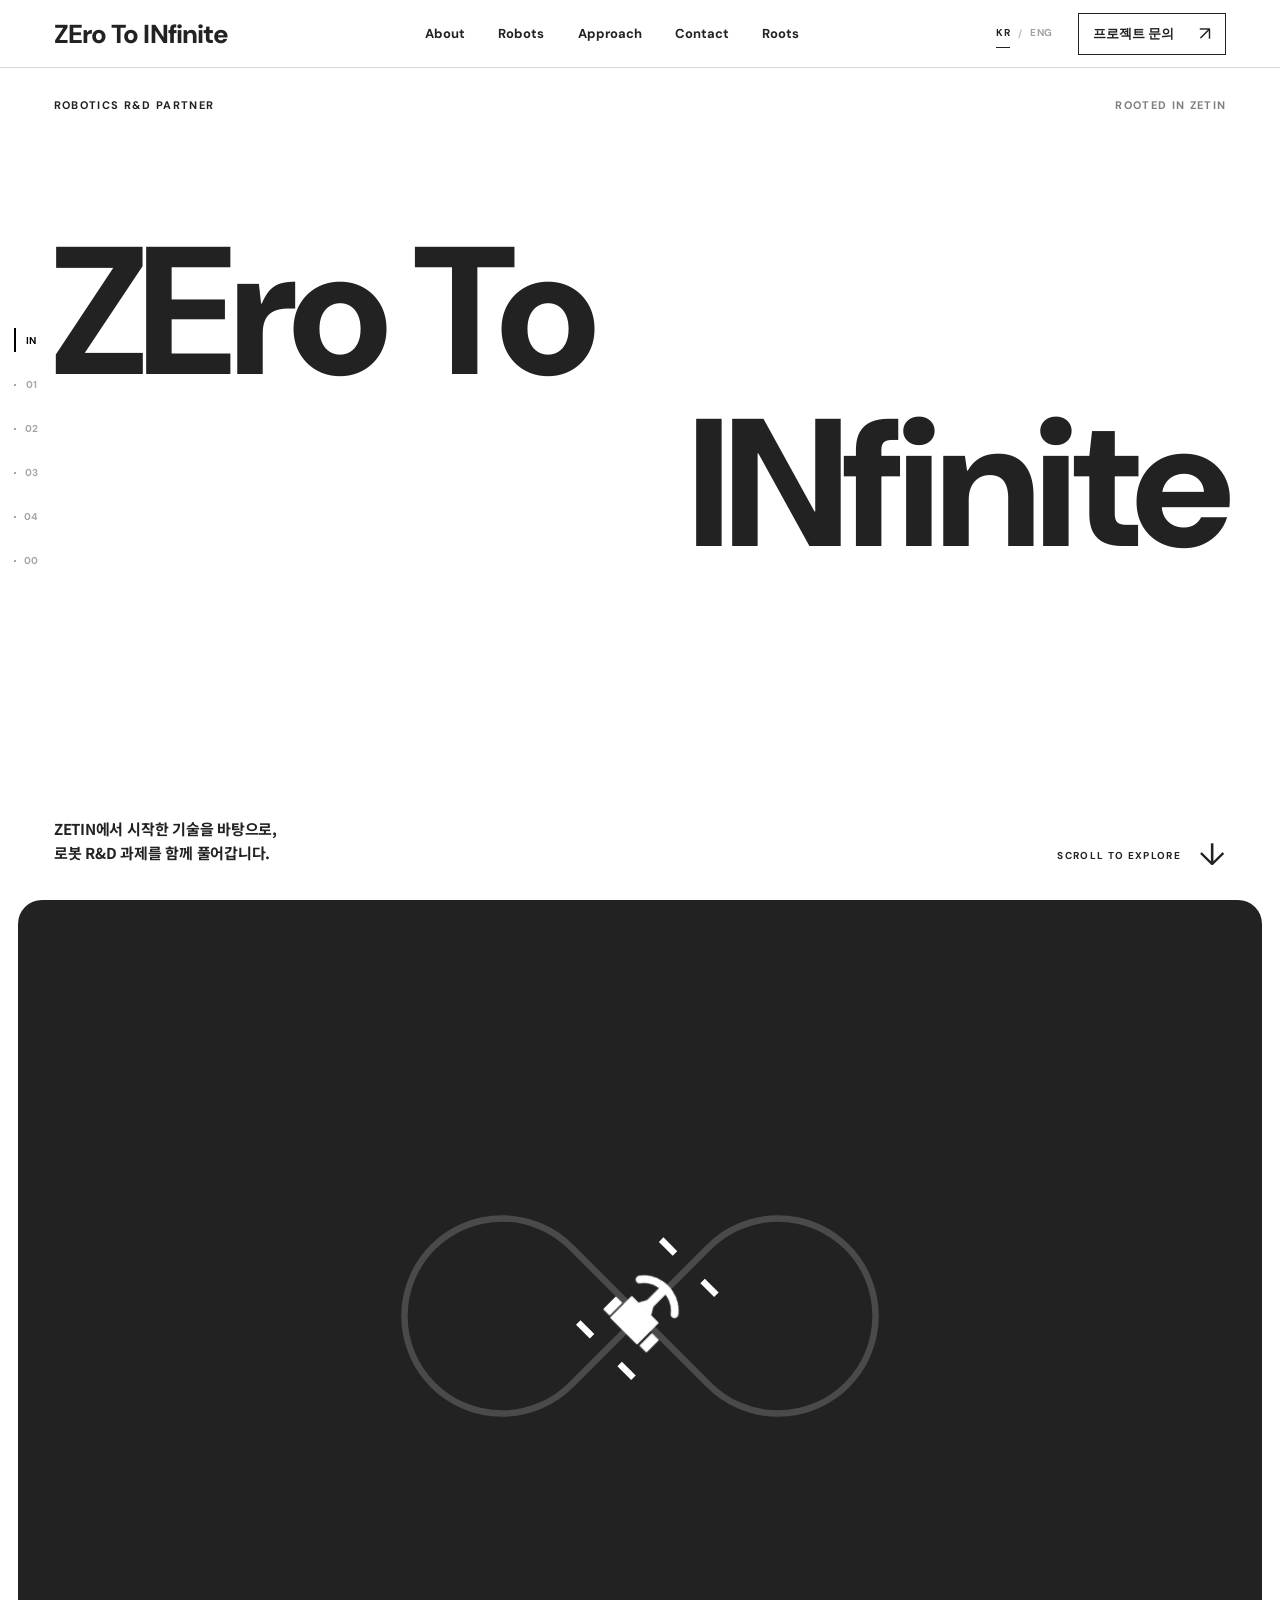
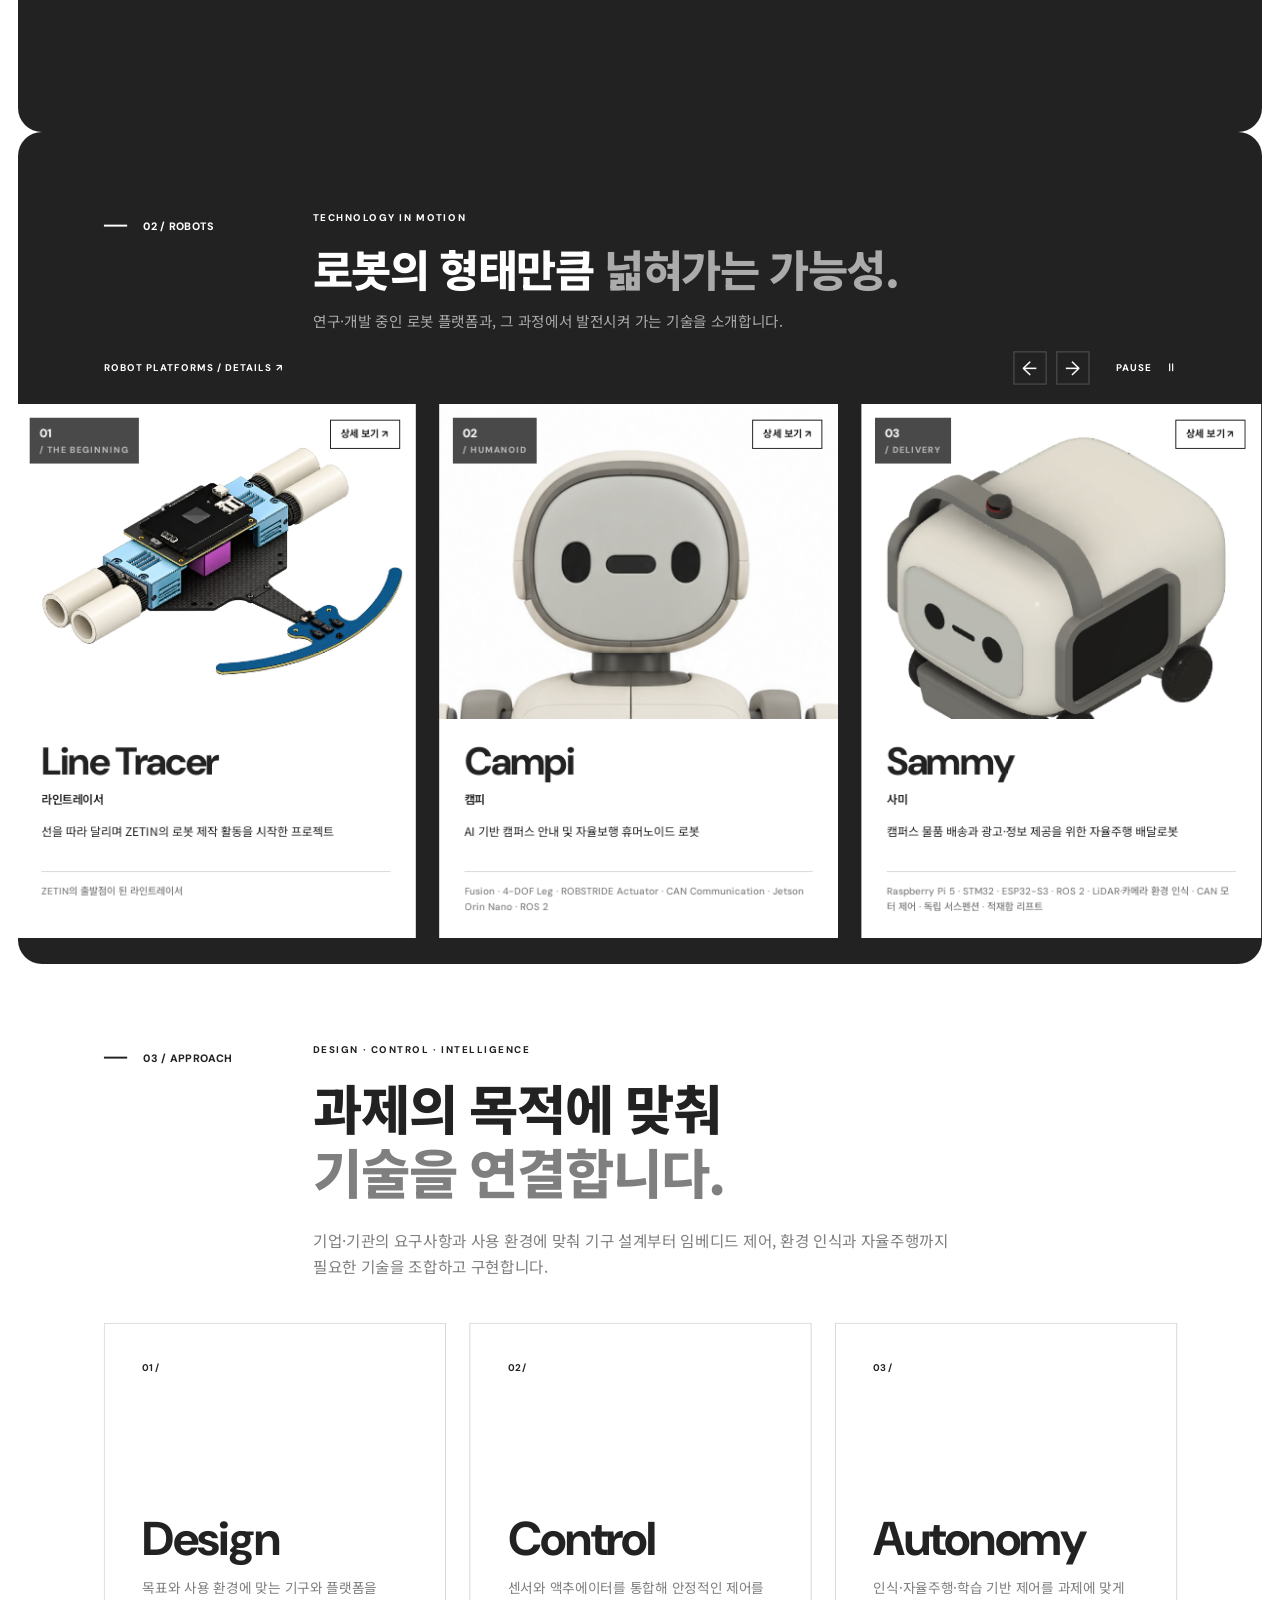
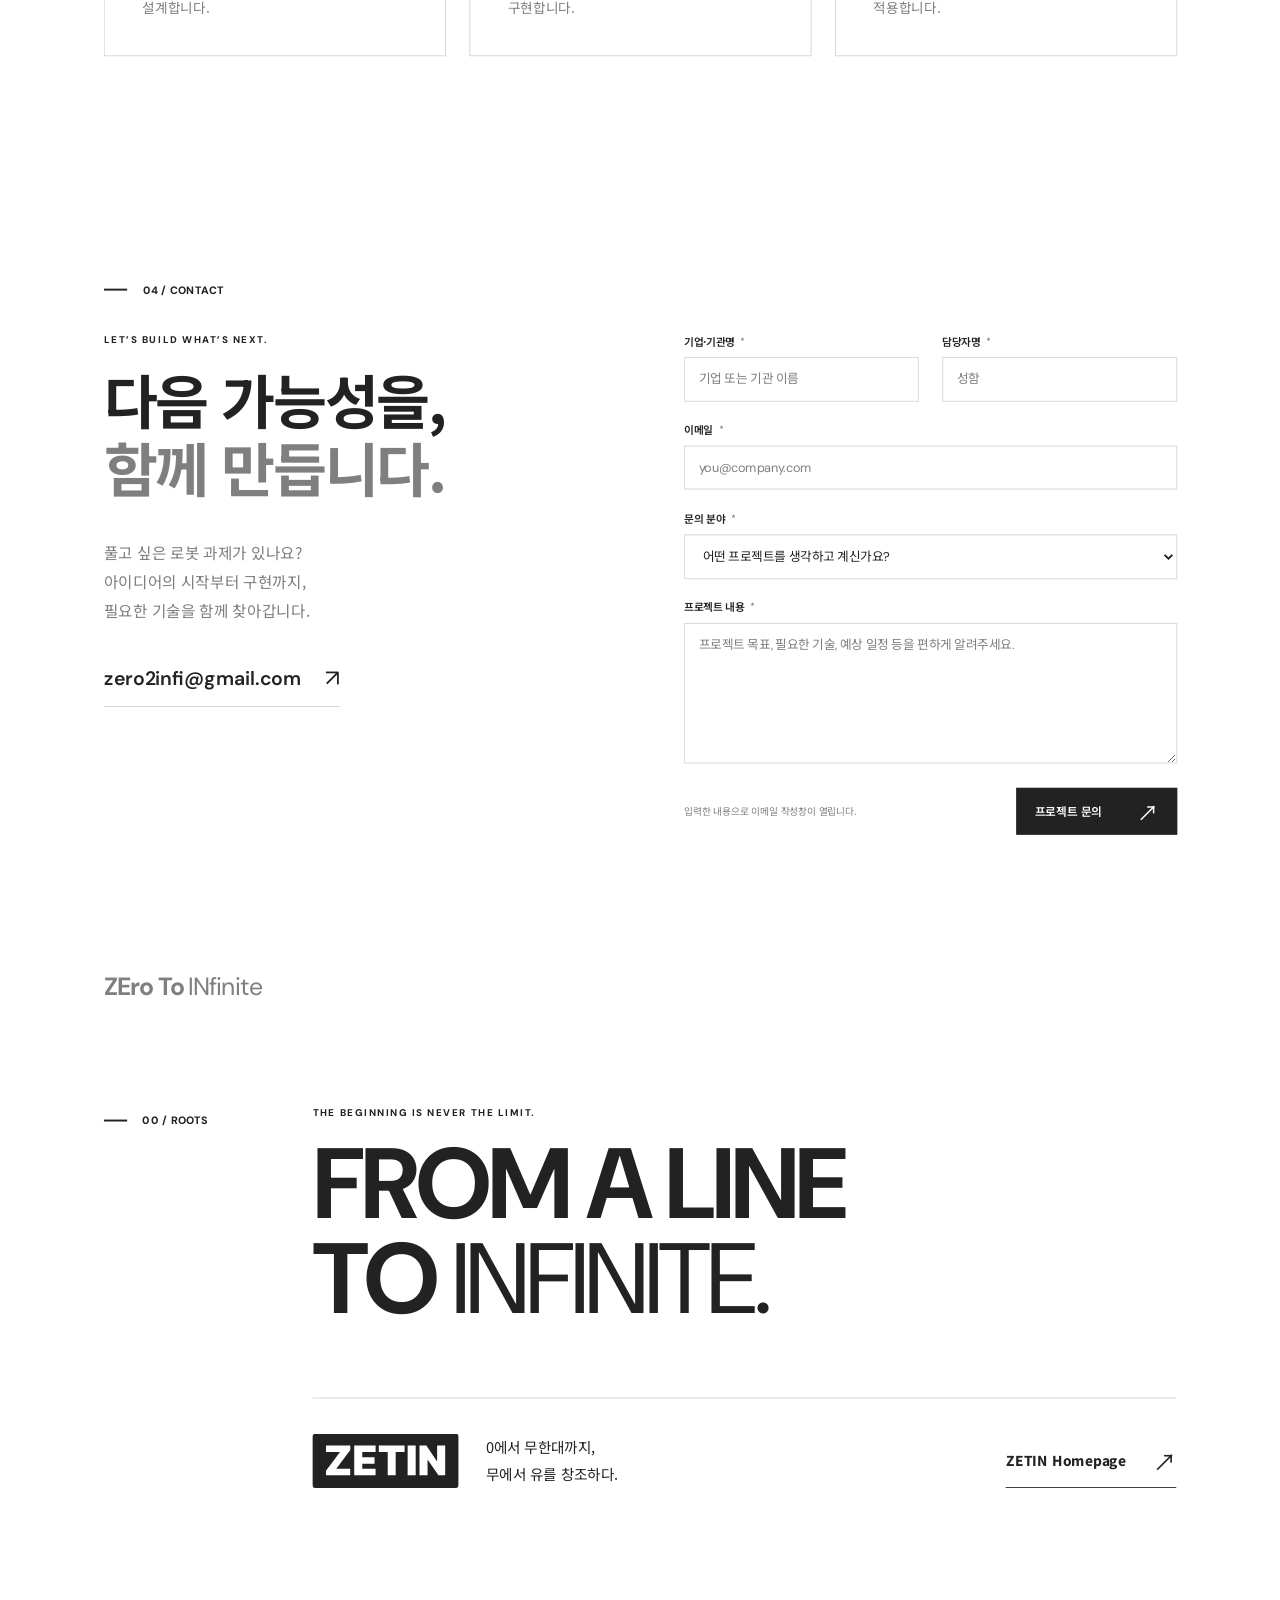
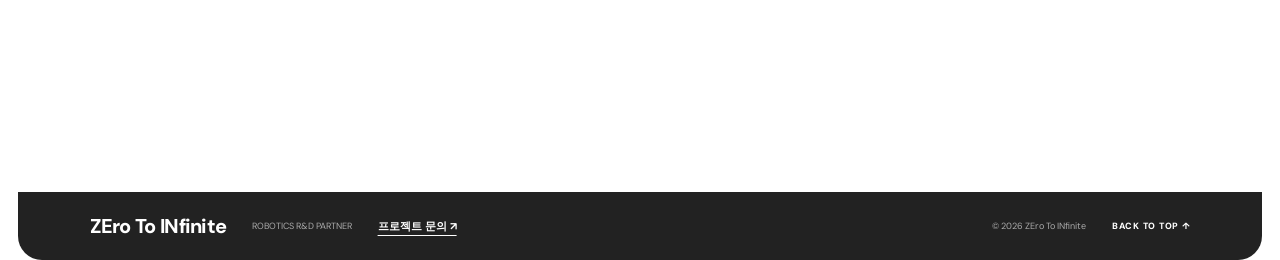
<file: index.html>
<!doctype html>
<html lang="ko" class="viewport-deck">
<head>
  <meta charset="utf-8">
  <meta name="viewport" content="width=device-width, initial-scale=1">
  <meta name="theme-color" content="#FFFFFF">
  <meta name="description" content="ZETIN에서 시작한 로봇 R&D 팀 ZEro To INfinite. 다양한 로봇 플랫폼에서 축적한 설계·제어·자율주행 기술로 기업·기관의 프로젝트 과제를 함께 풀어갑니다.">
  <title>ZEro To INfinite — Robotics R&D Partner</title>
  <link rel="preconnect" href="https://fonts.googleapis.com">
  <link rel="preconnect" href="https://fonts.gstatic.com" crossorigin>
  <link href="https://fonts.googleapis.com/css2?family=DM+Sans:wght@400;500;600;700;800&family=Noto+Sans+KR:wght@400;500;600;700;800&display=swap" rel="stylesheet">
  <link rel="stylesheet" href="./styles.css?v=20261026-2">
  <link rel="stylesheet" href="./page-motion.css?v=20261101-1">
  <link rel="alternate" hreflang="ko" href="https://zetin-coop.github.io/">
  <link rel="alternate" hreflang="en" href="https://zetin-coop.github.io/en/">
  <script src="./language.js?v=20261024-5" type="module"></script>
  <script src="./main.js?v=20261028-1" defer></script>
  <script src="./page-motion.js?v=20261026-1" defer></script>
  <script src="./contact.js?v=20261024-5" type="module"></script>
</head>
<body>
  <a class="skip-link" href="#main">본문으로 바로가기</a>
  <header class="site-header">
    <a class="wordmark" href="#top" aria-label="ZEro To INfinite 홈">ZEro To INfinite</a>
    <nav class="desktop-nav" aria-label="주 메뉴">
      <a href="#about">About</a><a href="#robots">Robots</a><a href="#approach">Approach</a><a href="#contact">Contact</a><a href="#club">Roots</a>
    </nav>
    <div class="header-actions"><nav class="language-switch" aria-label="언어 선택"><a href="/?lang=ko" data-language="ko" lang="ko" aria-label="한국어" aria-current="page">KR</a><span aria-hidden="true">/</span><a href="/en/" data-language="en" lang="en" aria-label="English">ENG</a></nav><a class="header-link" href="#contact">프로젝트 문의 <span aria-hidden="true">↗</span></a><button class="menu-button" type="button" aria-label="메뉴 열기" aria-expanded="false" aria-controls="mobile-nav"><span></span><span></span></button></div>
    <nav class="mobile-nav" id="mobile-nav" aria-label="모바일 메뉴" hidden>
      <a href="#about">About</a><a href="#robots">Robots</a><a href="#approach">Approach</a><a href="#contact">Contact</a><a href="#club">Roots</a>
    </nav>
  </header>

  <nav class="section-index" aria-label="페이지 섹션">
    <a href="#top" aria-label="첫 화면" aria-current="location"><span>IN</span><span class="section-index-label">INTRO</span></a>
    <a href="#about" aria-label="01 소개"><span>01</span><span class="section-index-label">ABOUT</span></a>
    <a href="#robots" aria-label="02 로봇"><span>02</span><span class="section-index-label">ROBOTS</span></a>
    <a href="#approach" aria-label="03 기술"><span>03</span><span class="section-index-label">APPROACH</span></a>
    <a href="#contact" aria-label="04 Contact"><span>04</span><span class="section-index-label">CONTACT</span></a>
    <a href="#club" aria-label="00 Roots"><span>00</span><span class="section-index-label">ROOTS</span></a>
  </nav>

  <main id="main"><span id="top" class="top-anchor" aria-hidden="true"></span>
    <section class="hero" aria-labelledby="hero-title">
      <div class="hero-topline"><span>ROBOTICS R&amp;D PARTNER</span><span>ROOTED IN ZETIN</span></div>
      <div class="hero-center">
        <h1 id="hero-title" aria-label="ZEro To INfinite"><span><span>ZEro To</span><span class="hero-rule hero-rule-top" aria-hidden="true"><img class="hero-line-tracer" src="./assets/line-tracer-top.png" alt="" width="800" height="800"></span></span><span><span class="hero-rule hero-rule-bottom" aria-hidden="true"><img class="hero-infinity" src="./assets/infinite.png" alt="" width="512" height="512"><span class="hero-tracer-entry"><img class="hero-line-tracer hero-line-tracer-return" src="./assets/line-tracer-top.png" alt="" width="800" height="800"></span></span><span>INfinite</span></span></h1>
      </div>
      <div class="hero-bottom"><p>ZETIN에서 시작한 기술을 바탕으로,<br class="desktop-break"> 로봇 R&amp;D 과제를 함께 풀어갑니다.</p><a href="#about" aria-label="소개로 이동">SCROLL TO EXPLORE <span aria-hidden="true">↓</span></a></div>
    </section>

    <section class="about section-pad" id="about" aria-labelledby="about-title"><div class="panel-content">
      <div class="section-grid"><div class="section-label"><span class="marker"></span> 01 / ABOUT</div><div class="section-content"><p class="section-overline">FROM THE FIRST LINE</p><h2 id="about-title">한 줄을 따라 달리던 시작이<br class="desktop-break"> <span>다양한 과제의 해법으로.</span></h2><div class="about-copy"><p><strong>ZEro To INfinite</strong>는 서울시립대학교 로봇 연구회 ZETIN에서 출발했습니다. 라인트레이서에서 쌓은 제작 경험을 바탕으로 다양한 로봇 플랫폼의 설계와 제어 기술을 확장해 왔습니다.</p><p>휴머노이드, 배달로봇, 사족보행 로봇, 드론, 재난 로봇을 개발하며 축적한 기술을 기업·기관의 목적에 맞는 R&amp;D 프로젝트에 연결합니다.</p></div></div></div>
      <div class="origin-band" role="img" aria-label="LINE TRACER와 INFINITE FORMS 사이에 무한대 모양의 흰 주행선이 있고, 흰 라인트레이서가 출발·도착 마커 사이에서 잠시 멈췄다가 다시 앞으로 주행합니다"><div class="origin-band-head"><span>LINE TRACER</span><span>INFINITE FORMS</span></div><svg class="origin-course" viewBox="0 0 1200 205" preserveAspectRatio="xMidYMid meet" aria-hidden="true"><path id="origin-course-path" class="origin-course-line" d="M 574.5 98 L 612.43 60.07 A 60 60 0 1 1 612.43 144.93 L 527.57 60.07 A 60 60 0 1 0 527.57 144.93 L 574.5 98 Z"/><g class="origin-end-marks"><path transform="translate(549 123.5) rotate(-45)" d="M 0 -24 V -12 M 0 12 V 24"/><path transform="translate(600 72.5) rotate(-45)" d="M 0 -24 V -12 M 0 12 V 24"/></g></svg><svg class="origin-tracer" viewBox="0 0 800 800" aria-hidden="true"><defs><filter id="origin-tracer-white" color-interpolation-filters="sRGB"><feColorMatrix type="matrix" values="0 0 0 0 1  0 0 0 0 1  0 0 0 0 1  -0.2456 -0.826 -0.0834 0 1.155" result="white-silhouette"/><feComposite in="white-silhouette" in2="SourceAlpha" operator="in"/></filter></defs><image href="./assets/line-tracer-top.png" width="800" height="800" filter="url(#origin-tracer-white)"/></svg></div>
    </div></section>

    <section class="robots section-pad" id="robots" aria-labelledby="robots-title"><div class="panel-content">
      <div class="section-grid robots-intro"><div class="section-label"><span class="marker"></span> 02 / ROBOTS</div><div class="section-content"><p class="section-overline">TECHNOLOGY IN MOTION</p><h2 id="robots-title">로봇의 형태만큼 <span>넓혀가는 가능성.</span></h2><p class="robots-lead">연구·개발 중인 로봇 플랫폼과, 그 과정에서 발전시켜 가는 기술을 소개합니다.</p></div></div>
      <div class="marquee-toolbar"><span>ROBOT PLATFORMS</span><button type="button" class="marquee-toggle" aria-controls="robot-list" aria-label="로봇 자동 흐름 일시정지"><span data-marquee-label>PAUSE</span><span data-marquee-icon aria-hidden="true">Ⅱ</span></button></div>
      <div class="robot-list robot-marquee" id="robot-list" role="region" aria-label="로봇 프로젝트, 자동으로 흐르는 갤러리">
        <article class="robot-row origin-project" aria-labelledby="line-tracer-title">
          <div class="robot-number">01 <span>/ THE BEGINNING</span></div>
          <div class="robot-visual robot-render robot-render-tracer"><img src="./assets/projects/line-tracer-render.png" alt="라인트레이서 로봇의 디자인 렌더링" width="1535" height="1025" loading="lazy"></div>
          <div class="robot-details"><div class="robot-name"><h3 id="line-tracer-title">Line Tracer <small>라인트레이서</small></h3><span>↗</span></div><p class="robot-description">선을 따라 달리며 ZETIN의 로봇 제작 활동을 시작한 프로젝트</p><div class="robot-meta"><div><h4>BEGINNING</h4><p>ZETIN의 출발점이 된 라인트레이서</p></div><div><h4>THEN TO NOW</h4><p>휴머노이드·배달·사족보행·드론·재난 로봇으로 이어진 탐구</p></div></div></div>
        </article>
        <article class="robot-row" aria-labelledby="campi-title">
          <div class="robot-number">02 <span>/ HUMANOID</span></div>
          <div class="robot-visual robot-render"><svg class="robot-render-crop robot-portrait robot-portrait-campi" viewBox="0 0 916 1716" data-detail-window="0 0 916 1716" preserveAspectRatio="xMidYMid meet" role="img" aria-label="캠피 휴머노이드 로봇의 디자인 이미지"><svg class="robot-render-window" width="916" height="1716" viewBox="0 0 916 1716" overflow="hidden"><image href="./assets/projects/campi-render.png" width="916" height="1716"/></svg></svg></div>
          <div class="robot-details"><div class="robot-name"><h3 id="campi-title">Campi <small>캠피</small></h3><span>↗</span></div><p class="robot-description">AI 기반 캠퍼스 안내 및 자율보행 휴머노이드 로봇</p><div class="robot-meta"><div><h4>TECHNOLOGY</h4><p>Fusion · 4-DOF Leg · ROBSTRIDE Actuator · CAN Communication · Jetson Orin Nano · ROS 2</p></div><div><h4>NEXT DIRECTION</h4><p>강화학습 기반 이족보행·균형 제어, AI 음성 안내, 장애물 회피와 캠퍼스 자율주행 기능 구현</p></div></div></div>
        </article>
        <article class="robot-row" aria-labelledby="sammy-title">
          <div class="robot-number">03 <span>/ DELIVERY</span></div>
          <div class="robot-visual robot-render"><svg class="robot-render-crop robot-portrait robot-portrait-sammy" viewBox="0 0 580 600" data-detail-window="660 65 580 600" preserveAspectRatio="xMidYMid meet" role="img" aria-label="사미 배달로봇의 디자인 이미지"><svg class="robot-render-window" width="580" height="600" viewBox="660 65 580 600" overflow="hidden"><image href="./assets/projects/sammy-render.png" width="1920" height="782"/></svg></svg></div>
          <div class="robot-details"><div class="robot-name"><h3 id="sammy-title">Sammy <small>사미</small></h3><span>↗</span></div><p class="robot-description">캠퍼스 물품 배송과 광고·정보 제공을 위한 자율주행 배달로봇</p><div class="robot-meta"><div><h4>TECHNOLOGY</h4><p>Raspberry Pi 5 · STM32 · ESP32-S3 · ROS 2 · LiDAR·카메라 환경 인식 · CAN 모터 제어 · 독립 서스펜션 · 적재함 리프트</p></div><div><h4>NEXT DIRECTION</h4><p>자율주행·장애물 회피 고도화, 스테이션 연계 물품 수령·배송 자동화, 교체형 적재함을 활용한 다양한 배송 서비스 구현</p></div></div></div>
        </article>
        <article class="robot-row" aria-labelledby="hound-title">
          <div class="robot-number">04 <span>/ QUADRUPED</span></div>
          <div class="robot-visual robot-render"><svg class="robot-render-crop robot-portrait robot-portrait-hound" viewBox="0 0 1792 877" data-detail-window="0 0 1792 877" preserveAspectRatio="xMidYMid meet" role="img" aria-label="Z-HOUND 사족보행 로봇의 디자인 이미지"><svg class="robot-render-window" width="1792" height="877" viewBox="0 0 1792 877" overflow="hidden"><image href="./assets/projects/z-hound-cutout.png" width="1792" height="877"/></svg></svg></div>
          <div class="robot-details"><div class="robot-name"><h3 id="hound-title">Z-HOUND <small>제트-하운드</small></h3><span>↗</span></div><p class="robot-description">4족보행 로봇 플랫폼</p><div class="robot-meta"><div><h4>TECHNOLOGY</h4><p>RL · WBC</p></div><div><h4>NEXT DIRECTION</h4><p>플랫폼을 통한 확장성 연구</p></div></div></div>
        </article>
        <article class="robot-row" aria-labelledby="buzzer-title">
          <div class="robot-number">05 <span>/ QUADCOPTER</span></div>
          <div class="robot-visual robot-render"><svg class="robot-render-crop robot-portrait robot-portrait-buzzer" viewBox="0 0 1536 1024" data-detail-window="0 0 1536 1024" preserveAspectRatio="xMidYMid meet" role="img" aria-label="Drone Housing 설계를 바탕으로 렌더링한 버저 쿼드콥터"><svg class="robot-render-window" width="1536" height="1024" viewBox="0 0 1536 1024" overflow="hidden"><image href="./assets/projects/buzzer-housing-render.png?v=20261101-2" width="1536" height="1024"/></svg></svg></div>
          <div class="robot-details"><div class="robot-name"><h3 id="buzzer-title">Buzzer <small>버저</small></h3><span>↗</span></div><p class="robot-description">쿼드콥터 기반 다목적 드론 플랫폼</p><div class="robot-meta"><div><h4>TECHNOLOGY</h4><p>ESP32-S3 · Cascade PID · Sensor Fusion (Dual IMU + Magnetometer) · WiFi UDP Python Teleop</p></div><div><h4>NEXT DIRECTION</h4><p>카메라·물류·군집비행 등 다양한 활용 가능성 탐색 및 적용</p></div></div></div>
        </article>
        <article class="robot-row" aria-labelledby="ddung-title">
          <div class="robot-number">06 <span>/ DISASTER RESPONSE</span></div>
          <div class="robot-visual robot-render"><svg class="robot-render-crop robot-portrait robot-portrait-ddungi" viewBox="0 0 1114 942" data-detail-window="0 0 1114 942" preserveAspectRatio="xMidYMid meet" role="img" aria-label="뚱이 재난 대응 로봇의 디자인 이미지"><svg class="robot-render-window" width="1114" height="942" viewBox="0 0 1114 942" overflow="hidden"><image href="./assets/projects/ddungi-render.png" width="1114" height="942"/></svg></svg></div>
          <div class="robot-details"><div class="robot-name"><h3 id="ddung-title">DDUNGI <small>뚱이</small></h3><span>↗</span></div><p class="robot-description">험지주행에 특화된 6WD 4WS 재난 로봇</p><div class="robot-meta"><div><h4>TECHNOLOGY</h4><p>Rocker-Bogie 서스펜션 · Ackermann 4WS · Jetson Orin Nano · ROS 2 · CAN · Sensor Fusion · Ball-lock Tool Changer · 도구별 FSM 제어</p></div><div><h4>NEXT DIRECTION</h4><p>험지 주행 안정성·내구성 개선, 환경 인식 기반 자율주행·장애물 회피 구현, 교체형 작업 도구 확장을 통한 다양한 재난 대응 임무 수행</p></div></div></div>
        </article>
      </div>
    </div></section>

    <section class="approach section-pad" id="approach" aria-labelledby="approach-title"><div class="panel-content">
      <div class="section-grid"><div class="section-label"><span class="marker"></span> 03 / APPROACH</div><div class="section-content"><p class="section-overline">DESIGN · CONTROL · INTELLIGENCE</p><h2 id="approach-title">과제의 목적에 맞춰<br class="desktop-break"> <span>기술을 연결합니다.</span></h2><p class="approach-lead">기업·기관의 요구사항과 사용 환경에 맞춰 기구 설계부터 임베디드 제어, 환경 인식과 자율주행까지 필요한 기술을 조합하고 구현합니다.</p></div></div>
      <div class="approach-grid"><article tabindex="0" aria-labelledby="design-title"><span>01 /</span><h3 id="design-title">Design</h3><p>목표와 사용 환경에 맞는 기구와 플랫폼을 설계합니다.</p></article><article tabindex="0" aria-labelledby="control-title"><span>02 /</span><h3 id="control-title">Control</h3><p>센서와 액추에이터를 통합해 안정적인 제어를 구현합니다.</p></article><article tabindex="0" aria-labelledby="autonomy-title"><span>03 /</span><h3 id="autonomy-title">Autonomy</h3><p>인식·자율주행·학습 기반 제어를 과제에 맞게 적용합니다.</p></article></div>
    </div></section>

    <section class="contact section-pad" id="contact" aria-labelledby="contact-title"><div class="panel-content">
      <div class="section-label"><span class="marker"></span> 04 / CONTACT</div>
      <div class="contact-layout">
        <div class="contact-intro"><p class="section-overline">LET’S BUILD WHAT’S NEXT.</p><h2 id="contact-title">다음 가능성을,<br><span>함께 만듭니다.</span></h2><p class="contact-copy">풀고 싶은 로봇 과제가 있나요?<br>아이디어의 시작부터 구현까지,<br class="contact-desktop-break"> 필요한 기술을 함께 찾아갑니다.</p><a class="contact-email" href="mailto:zero2infi@gmail.com">zero2infi@gmail.com <span aria-hidden="true">↗</span></a><span class="contact-signature" aria-hidden="true">ZEro To <span>INfinite</span></span></div>
        <form class="inquiry-form" id="inquiry-form">
          <div class="inquiry-fields"><label>기업·기관명 <span>*</span><input name="company" autocomplete="organization" placeholder="기업 또는 기관 이름" required maxlength="100"></label><label>담당자명 <span>*</span><input name="name" autocomplete="name" placeholder="성함" required maxlength="60"></label></div>
          <label>이메일 <span>*</span><input type="email" name="email" autocomplete="email" placeholder="you@company.com" required maxlength="254"></label>
          <label>문의 분야 <span>*</span><select name="type" required><option value="" disabled selected>어떤 프로젝트를 생각하고 계신가요?</option><option>통합 R&amp;D 프로젝트</option><option>기구·플랫폼 설계</option><option>임베디드·로봇 제어</option><option>자율주행·환경 인식</option><option>기술 협업 및 기타 문의</option></select></label>
          <label>프로젝트 내용 <span>*</span><textarea name="message" placeholder="프로젝트 목표, 필요한 기술, 예상 일정 등을 편하게 알려주세요." required maxlength="4000" rows="4"></textarea></label>
          <div class="inquiry-submit"><p id="inquiry-help">입력한 내용으로 이메일 작성창이 열립니다.</p><button type="submit" aria-describedby="inquiry-help">프로젝트 문의 <span aria-hidden="true">↗</span></button></div>
          <p class="inquiry-status" role="status" aria-live="polite"></p>
        </form>
      </div>
    </div></section>

    <section class="club" id="club" aria-labelledby="club-title"><div class="panel-content"><div class="club-inner"><div class="section-label"><span class="marker"></span> 00 / ROOTS</div><div><p>THE BEGINNING IS NEVER THE LIMIT.</p><h2 id="club-title">FROM A LINE<br>TO <span>INFINITE.</span></h2><div class="club-bottom"><div class="club-affiliation"><img src="./assets/ZETIN_logo.svg" alt="ZETIN 동아리 공식 로고" width="172" height="64"><p>0에서 무한대까지,<br>무에서 유를 창조하다.</p></div><a href="https://zetin.uos.ac.kr/" target="_blank" rel="noopener noreferrer">ZETIN Homepage <span aria-hidden="true">↗</span></a></div></div></div></div>  <footer class="site-footer" role="contentinfo"><a class="wordmark" href="#top" aria-label="ZEro To INfinite 홈">ZEro To INfinite</a><span>ROBOTICS R&amp;D PARTNER</span><a class="footer-email" href="#contact">프로젝트 문의 ↗</a><small>© 2026 ZEro To INfinite</small><a href="#top">BACK TO TOP ↑</a></footer></section>
  </main>


</body>
</html>
</file>
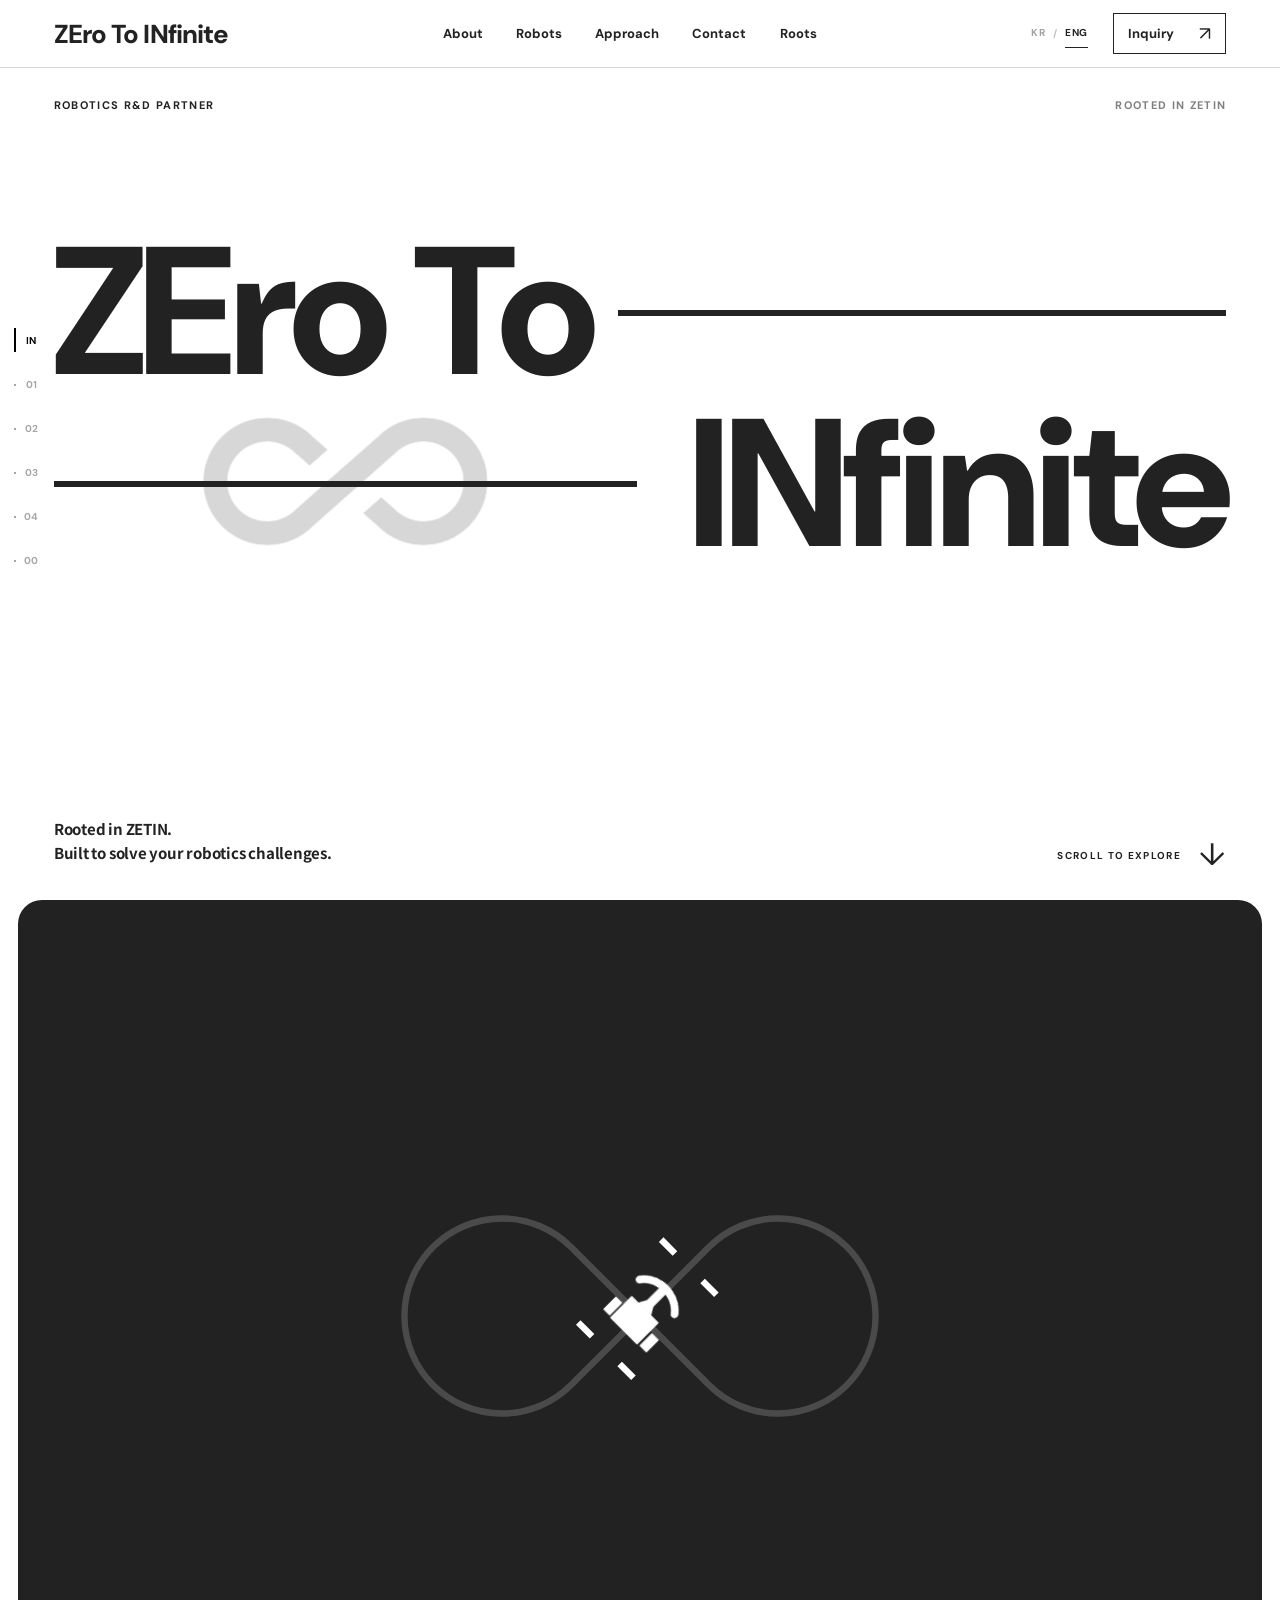
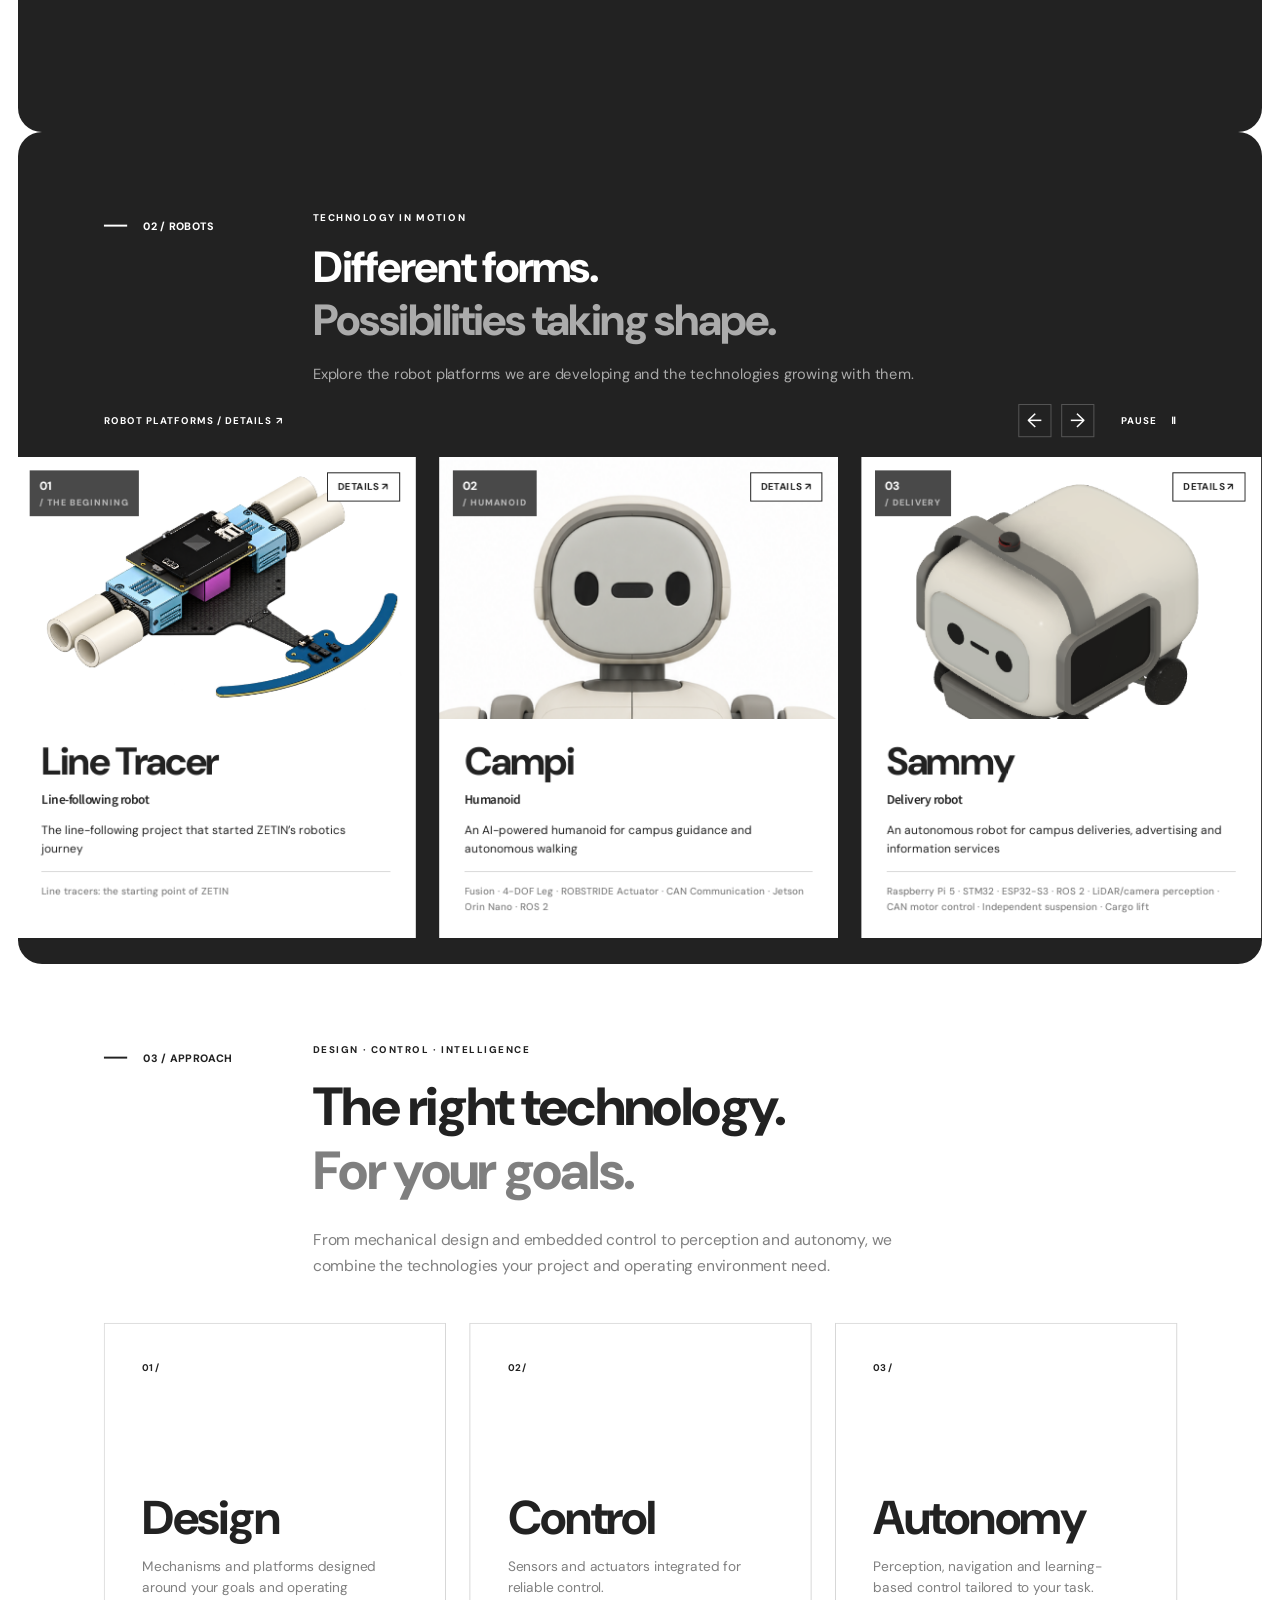
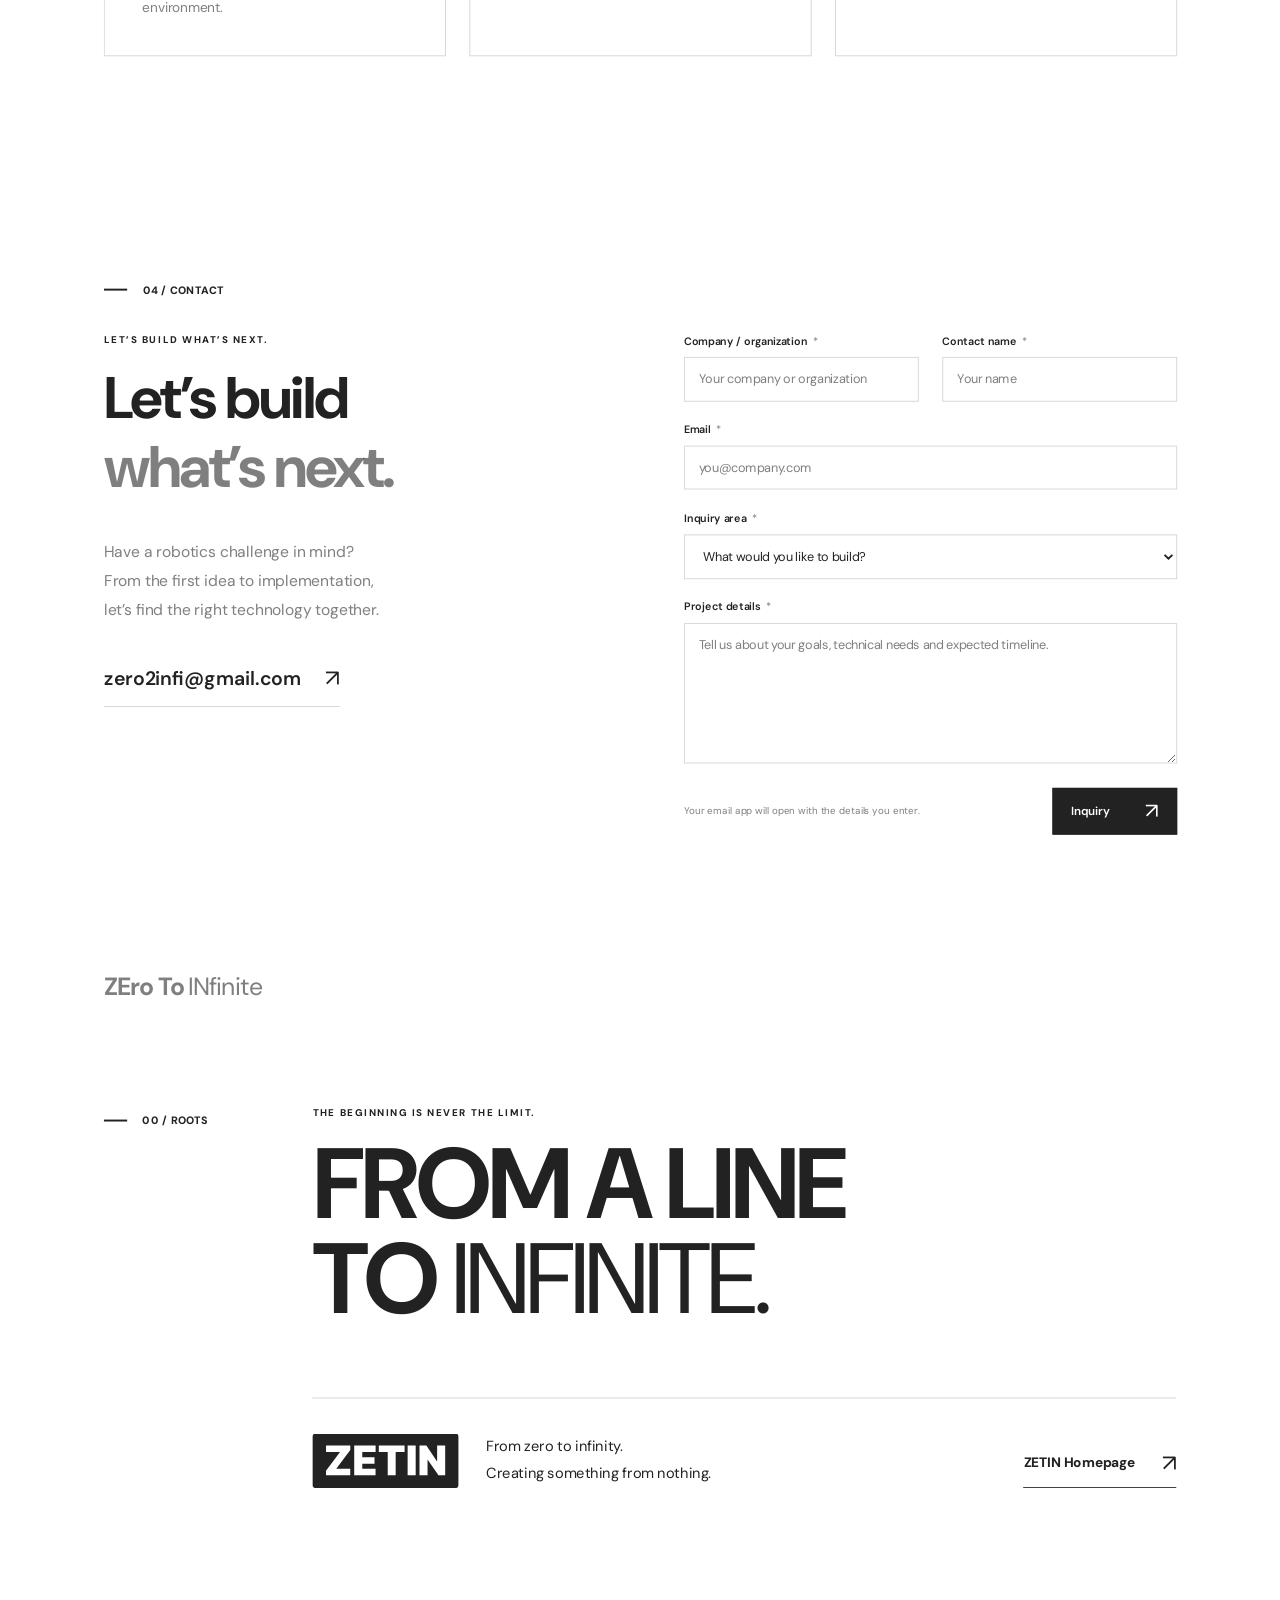
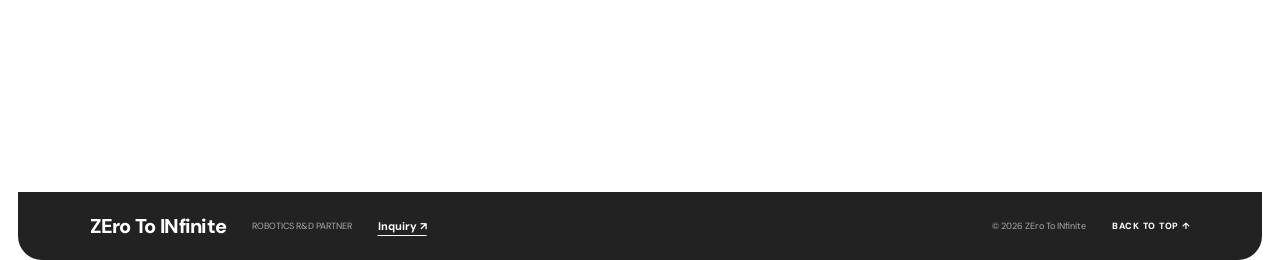
<file: en/index.html>
<!doctype html>
<html lang="en" class="viewport-deck">
<head>
  <meta charset="utf-8">
  <meta name="viewport" content="width=device-width, initial-scale=1">
  <meta name="theme-color" content="#FFFFFF">
  <meta name="description" content="ZEro To INfinite is a robotics R&D team rooted in ZETIN. We bring robot design, control and autonomy expertise to projects for companies and institutions.">
  <title>ZEro To INfinite — Robotics R&D Partner</title>
  <link rel="preconnect" href="https://fonts.googleapis.com">
  <link rel="preconnect" href="https://fonts.gstatic.com" crossorigin>
  <link href="https://fonts.googleapis.com/css2?family=DM+Sans:wght@400;500;600;700;800&family=Noto+Sans+KR:wght@400;500;600;700;800&display=swap" rel="stylesheet">
  <link rel="stylesheet" href="../styles.css?v=20261026-2">
  <link rel="stylesheet" href="../page-motion.css?v=20261101-1">
  <link rel="alternate" hreflang="ko" href="https://zetin-coop.github.io/">
  <link rel="alternate" hreflang="en" href="https://zetin-coop.github.io/en/">
  <script src="../language.js?v=20261024-5" type="module"></script>
  <script src="../main.js?v=20261028-1" defer></script>
  <script src="../page-motion.js?v=20261026-1" defer></script>
  <script src="../contact.js?v=20261024-5" type="module"></script>
</head>
<body>
  <a class="skip-link" href="#main">Skip to content</a>
  <header class="site-header">
    <a class="wordmark" href="#top" aria-label="ZEro To INfinite home">ZEro To INfinite</a>
    <nav class="desktop-nav" aria-label="Main navigation">
      <a href="#about">About</a><a href="#robots">Robots</a><a href="#approach">Approach</a><a href="#contact">Contact</a><a href="#club">Roots</a>
    </nav>
    <div class="header-actions"><nav class="language-switch" aria-label="Language selection"><a href="/?lang=ko" data-language="ko" lang="ko" aria-label="한국어">KR</a><span aria-hidden="true">/</span><a href="/en/" data-language="en" lang="en" aria-label="English" aria-current="page">ENG</a></nav><a class="header-link" href="#contact">Inquiry <span aria-hidden="true">↗</span></a><button class="menu-button" type="button" aria-label="Open menu" aria-expanded="false" aria-controls="mobile-nav"><span></span><span></span></button></div>
    <nav class="mobile-nav" id="mobile-nav" aria-label="Mobile navigation" hidden>
      <a href="#about">About</a><a href="#robots">Robots</a><a href="#approach">Approach</a><a href="#contact">Contact</a><a href="#club">Roots</a>
    </nav>
  </header>

  <nav class="section-index" aria-label="Page sections">
    <a href="#top" aria-label="Introduction" aria-current="location"><span>IN</span><span class="section-index-label">INTRO</span></a>
    <a href="#about" aria-label="01 About"><span>01</span><span class="section-index-label">ABOUT</span></a>
    <a href="#robots" aria-label="02 Robots"><span>02</span><span class="section-index-label">ROBOTS</span></a>
    <a href="#approach" aria-label="03 Approach"><span>03</span><span class="section-index-label">APPROACH</span></a>
    <a href="#contact" aria-label="04 Contact"><span>04</span><span class="section-index-label">CONTACT</span></a>
    <a href="#club" aria-label="00 Roots"><span>00</span><span class="section-index-label">ROOTS</span></a>
  </nav>

  <main id="main"><span id="top" class="top-anchor" aria-hidden="true"></span>
    <section class="hero" aria-labelledby="hero-title">
      <div class="hero-topline"><span>ROBOTICS R&amp;D PARTNER</span><span>ROOTED IN ZETIN</span></div>
      <div class="hero-center">
        <h1 id="hero-title" aria-label="ZEro To INfinite"><span><span>ZEro To</span><span class="hero-rule hero-rule-top" aria-hidden="true"><img class="hero-line-tracer" src="../assets/line-tracer-top.png" alt="" width="800" height="800"></span></span><span><span class="hero-rule hero-rule-bottom" aria-hidden="true"><img class="hero-infinity" src="../assets/infinite.png" alt="" width="512" height="512"><span class="hero-tracer-entry"><img class="hero-line-tracer hero-line-tracer-return" src="../assets/line-tracer-top.png" alt="" width="800" height="800"></span></span><span>INfinite</span></span></h1>
      </div>
      <div class="hero-bottom"><p>Rooted in ZETIN.<br class="desktop-break"> Built to solve your robotics challenges.</p><a href="#about" aria-label="Explore our story">SCROLL TO EXPLORE <span aria-hidden="true">↓</span></a></div>
    </section>

    <section class="about section-pad" id="about" aria-labelledby="about-title"><div class="panel-content">
      <div class="section-grid"><div class="section-label"><span class="marker"></span> 01 / ABOUT</div><div class="section-content"><p class="section-overline">FROM THE FIRST LINE</p><h2 id="about-title">From the first line<br class="desktop-break"> <span>to your next solution.</span></h2><div class="about-copy"><p><strong>ZEro To INfinite</strong> grew out of ZETIN, the robotics club at the University of Seoul. Starting with line tracers, we have expanded our hands-on expertise in robot design and control.</p><p>We bring experience with humanoids, delivery robots, quadrupeds, drones and disaster-response platforms to R&amp;D projects for companies and institutions.</p></div></div></div>
      <div class="origin-band" role="img" aria-label="A white line tracer follows an infinity-shaped course between LINE TRACER and INFINITE FORMS, pausing between the start and finish markers before completing another lap"><div class="origin-band-head"><span>LINE TRACER</span><span>INFINITE FORMS</span></div><svg class="origin-course" viewBox="0 0 1200 205" preserveAspectRatio="xMidYMid meet" aria-hidden="true"><path id="origin-course-path" class="origin-course-line" d="M 574.5 98 L 612.43 60.07 A 60 60 0 1 1 612.43 144.93 L 527.57 60.07 A 60 60 0 1 0 527.57 144.93 L 574.5 98 Z"/><g class="origin-end-marks"><path transform="translate(549 123.5) rotate(-45)" d="M 0 -24 V -12 M 0 12 V 24"/><path transform="translate(600 72.5) rotate(-45)" d="M 0 -24 V -12 M 0 12 V 24"/></g></svg><svg class="origin-tracer" viewBox="0 0 800 800" aria-hidden="true"><defs><filter id="origin-tracer-white" color-interpolation-filters="sRGB"><feColorMatrix type="matrix" values="0 0 0 0 1  0 0 0 0 1  0 0 0 0 1  -0.2456 -0.826 -0.0834 0 1.155" result="white-silhouette"/><feComposite in="white-silhouette" in2="SourceAlpha" operator="in"/></filter></defs><image href="../assets/line-tracer-top.png" width="800" height="800" filter="url(#origin-tracer-white)"/></svg></div>
    </div></section>

    <section class="robots section-pad" id="robots" aria-labelledby="robots-title"><div class="panel-content">
      <div class="section-grid robots-intro"><div class="section-label"><span class="marker"></span> 02 / ROBOTS</div><div class="section-content"><p class="section-overline">TECHNOLOGY IN MOTION</p><h2 id="robots-title">Different forms.<br class="desktop-break"> <span>Possibilities taking shape.</span></h2><p class="robots-lead">Explore the robot platforms we are developing and the technologies growing with them.</p></div></div>
      <div class="marquee-toolbar"><span>ROBOT PLATFORMS</span><button type="button" class="marquee-toggle" aria-controls="robot-list" aria-label="Pause robot marquee"><span data-marquee-label>PAUSE</span><span data-marquee-icon aria-hidden="true">Ⅱ</span></button></div>
      <div class="robot-list robot-marquee" id="robot-list" role="region" aria-label="Robot projects, continuously moving gallery">
        <article class="robot-row origin-project" aria-labelledby="line-tracer-title">
          <div class="robot-number">01 <span>/ THE BEGINNING</span></div>
          <div class="robot-visual robot-render robot-render-tracer"><img src="../assets/projects/line-tracer-render.png" alt="Design render of the line-tracer robot" width="1535" height="1025" loading="lazy"></div>
          <div class="robot-details"><div class="robot-name"><h3 id="line-tracer-title">Line Tracer <small>Line-following robot</small></h3><span>↗</span></div><p class="robot-description">The line-following project that started ZETIN’s robotics journey</p><div class="robot-meta"><div><h4>BEGINNING</h4><p>Line tracers: the starting point of ZETIN</p></div><div><h4>THEN TO NOW</h4><p>An exploration that grew into humanoids, delivery robots, quadrupeds, drones and disaster-response platforms</p></div></div></div>
        </article>
        <article class="robot-row" aria-labelledby="campi-title">
          <div class="robot-number">02 <span>/ HUMANOID</span></div>
          <div class="robot-visual robot-render"><svg class="robot-render-crop robot-portrait robot-portrait-campi" viewBox="0 0 916 1716" data-detail-window="0 0 916 1716" preserveAspectRatio="xMidYMid meet" role="img" aria-label="Design render of the Campi humanoid robot"><svg class="robot-render-window" width="916" height="1716" viewBox="0 0 916 1716" overflow="hidden"><image href="../assets/projects/campi-render.png" width="916" height="1716"/></svg></svg></div>
          <div class="robot-details"><div class="robot-name"><h3 id="campi-title">Campi <small>Humanoid</small></h3><span>↗</span></div><p class="robot-description">An AI-powered humanoid for campus guidance and autonomous walking</p><div class="robot-meta"><div><h4>TECHNOLOGY</h4><p>Fusion · 4-DOF Leg · ROBSTRIDE Actuator · CAN Communication · Jetson Orin Nano · ROS 2</p></div><div><h4>NEXT DIRECTION</h4><p>Developing reinforcement-learning-based bipedal walking and balance control, AI voice guidance, obstacle avoidance and autonomous campus navigation</p></div></div></div>
        </article>
        <article class="robot-row" aria-labelledby="sammy-title">
          <div class="robot-number">03 <span>/ DELIVERY</span></div>
          <div class="robot-visual robot-render"><svg class="robot-render-crop robot-portrait robot-portrait-sammy" viewBox="0 0 580 600" data-detail-window="660 65 580 600" preserveAspectRatio="xMidYMid meet" role="img" aria-label="Design render of the Sammy delivery robot"><svg class="robot-render-window" width="580" height="600" viewBox="660 65 580 600" overflow="hidden"><image href="../assets/projects/sammy-render.png" width="1920" height="782"/></svg></svg></div>
          <div class="robot-details"><div class="robot-name"><h3 id="sammy-title">Sammy <small>Delivery robot</small></h3><span>↗</span></div><p class="robot-description">An autonomous robot for campus deliveries, advertising and information services</p><div class="robot-meta"><div><h4>TECHNOLOGY</h4><p>Raspberry Pi 5 · STM32 · ESP32-S3 · ROS 2 · LiDAR/camera perception · CAN motor control · Independent suspension · Cargo lift</p></div><div><h4>NEXT DIRECTION</h4><p>Advancing autonomous navigation and obstacle avoidance, automating station-linked pickup and delivery, and enabling different delivery services with interchangeable cargo modules</p></div></div></div>
        </article>
        <article class="robot-row" aria-labelledby="hound-title">
          <div class="robot-number">04 <span>/ QUADRUPED</span></div>
          <div class="robot-visual robot-render"><svg class="robot-render-crop robot-portrait robot-portrait-hound" viewBox="0 0 1792 877" data-detail-window="0 0 1792 877" preserveAspectRatio="xMidYMid meet" role="img" aria-label="Design render of the Z-HOUND quadruped"><svg class="robot-render-window" width="1792" height="877" viewBox="0 0 1792 877" overflow="hidden"><image href="../assets/projects/z-hound-cutout.png" width="1792" height="877"/></svg></svg></div>
          <div class="robot-details"><div class="robot-name"><h3 id="hound-title">Z-HOUND <small>Quadruped</small></h3><span>↗</span></div><p class="robot-description">A quadruped robotics platform</p><div class="robot-meta"><div><h4>TECHNOLOGY</h4><p>RL · WBC</p></div><div><h4>NEXT DIRECTION</h4><p>Researching new capabilities and extensions through the platform</p></div></div></div>
        </article>
        <article class="robot-row" aria-labelledby="buzzer-title">
          <div class="robot-number">05 <span>/ QUADCOPTER</span></div>
          <div class="robot-visual robot-render"><svg class="robot-render-crop robot-portrait robot-portrait-buzzer" viewBox="0 0 1536 1024" data-detail-window="0 0 1536 1024" preserveAspectRatio="xMidYMid meet" role="img" aria-label="Buzzer quadcopter rendered from the Drone Housing design"><svg class="robot-render-window" width="1536" height="1024" viewBox="0 0 1536 1024" overflow="hidden"><image href="../assets/projects/buzzer-housing-render.png?v=20261101-2" width="1536" height="1024"/></svg></svg></div>
          <div class="robot-details"><div class="robot-name"><h3 id="buzzer-title">Buzzer <small>Quadcopter</small></h3><span>↗</span></div><p class="robot-description">A multipurpose quadcopter platform</p><div class="robot-meta"><div><h4>TECHNOLOGY</h4><p>ESP32-S3 · Cascade PID · Sensor Fusion (Dual IMU + Magnetometer) · WiFi UDP Python Teleop</p></div><div><h4>NEXT DIRECTION</h4><p>Exploring applications in imaging, logistics and coordinated multi-drone flight</p></div></div></div>
        </article>
        <article class="robot-row" aria-labelledby="ddung-title">
          <div class="robot-number">06 <span>/ DISASTER RESPONSE</span></div>
          <div class="robot-visual robot-render"><svg class="robot-render-crop robot-portrait robot-portrait-ddungi" viewBox="0 0 1114 942" data-detail-window="0 0 1114 942" preserveAspectRatio="xMidYMid meet" role="img" aria-label="Design render of the DDUNGI disaster-response robot"><svg class="robot-render-window" width="1114" height="942" viewBox="0 0 1114 942" overflow="hidden"><image href="../assets/projects/ddungi-render.png" width="1114" height="942"/></svg></svg></div>
          <div class="robot-details"><div class="robot-name"><h3 id="ddung-title">DDUNGI <small>Disaster-response robot</small></h3><span>↗</span></div><p class="robot-description">A 6WD, 4WS disaster-response robot built for rough terrain</p><div class="robot-meta"><div><h4>TECHNOLOGY</h4><p>Rocker-bogie suspension · Ackermann 4WS · Jetson Orin Nano · ROS 2 · CAN · Sensor Fusion · Ball-lock Tool Changer · Tool-specific FSM control</p></div><div><h4>NEXT DIRECTION</h4><p>Improving rough-terrain stability and durability, developing perception-based autonomous navigation and obstacle avoidance, and expanding interchangeable tools for a range of disaster-response missions</p></div></div></div>
        </article>
      </div>
    </div></section>

    <section class="approach section-pad" id="approach" aria-labelledby="approach-title"><div class="panel-content">
      <div class="section-grid"><div class="section-label"><span class="marker"></span> 03 / APPROACH</div><div class="section-content"><p class="section-overline">DESIGN · CONTROL · INTELLIGENCE</p><h2 id="approach-title">The right technology.<br class="desktop-break"> <span>For your goals.</span></h2><p class="approach-lead">From mechanical design and embedded control to perception and autonomy, we combine the technologies your project and operating environment need.</p></div></div>
      <div class="approach-grid"><article tabindex="0" aria-labelledby="design-title"><span>01 /</span><h3 id="design-title">Design</h3><p>Mechanisms and platforms designed around your goals and operating environment.</p></article><article tabindex="0" aria-labelledby="control-title"><span>02 /</span><h3 id="control-title">Control</h3><p>Sensors and actuators integrated for reliable control.</p></article><article tabindex="0" aria-labelledby="autonomy-title"><span>03 /</span><h3 id="autonomy-title">Autonomy</h3><p>Perception, navigation and learning-based control tailored to your task.</p></article></div>
    </div></section>

    <section class="contact section-pad" id="contact" aria-labelledby="contact-title"><div class="panel-content">
      <div class="section-label"><span class="marker"></span> 04 / CONTACT</div>
      <div class="contact-layout">
        <div class="contact-intro"><p class="section-overline">LET’S BUILD WHAT’S NEXT.</p><h2 id="contact-title">Let’s build<br><span>what’s next.</span></h2><p class="contact-copy">Have a robotics challenge in mind?<br>From the first idea to implementation,<br class="contact-desktop-break"> let’s find the right technology together.</p><a class="contact-email" href="mailto:zero2infi@gmail.com">zero2infi@gmail.com <span aria-hidden="true">↗</span></a><span class="contact-signature" aria-hidden="true">ZEro To <span>INfinite</span></span></div>
        <form class="inquiry-form" id="inquiry-form">
          <div class="inquiry-fields"><label>Company / organization <span>*</span><input name="company" autocomplete="organization" placeholder="Your company or organization" required maxlength="100"></label><label>Contact name <span>*</span><input name="name" autocomplete="name" placeholder="Your name" required maxlength="60"></label></div>
          <label>Email <span>*</span><input type="email" name="email" autocomplete="email" placeholder="you@company.com" required maxlength="254"></label>
          <label>Inquiry area <span>*</span><select name="type" required><option value="" disabled selected>What would you like to build?</option><option>Integrated R&amp;D project</option><option>Mechanical &amp; platform design</option><option>Embedded systems &amp; robot control</option><option>Autonomous navigation &amp; perception</option><option>Technical collaboration &amp; other inquiries</option></select></label>
          <label>Project details <span>*</span><textarea name="message" placeholder="Tell us about your goals, technical needs and expected timeline." required maxlength="4000" rows="4"></textarea></label>
          <div class="inquiry-submit"><p id="inquiry-help">Your email app will open with the details you enter.</p><button type="submit" aria-describedby="inquiry-help">Inquiry <span aria-hidden="true">↗</span></button></div>
          <p class="inquiry-status" role="status" aria-live="polite"></p>
        </form>
      </div>
    </div></section>

    <section class="club" id="club" aria-labelledby="club-title"><div class="panel-content"><div class="club-inner"><div class="section-label"><span class="marker"></span> 00 / ROOTS</div><div><p>THE BEGINNING IS NEVER THE LIMIT.</p><h2 id="club-title">FROM A LINE<br>TO <span>INFINITE.</span></h2><div class="club-bottom"><div class="club-affiliation"><img src="../assets/ZETIN_logo.svg" alt="Official ZETIN robotics club logo" width="172" height="64"><p>From zero to infinity.<br>Creating something from nothing.</p></div><a href="https://zetin.uos.ac.kr/" target="_blank" rel="noopener noreferrer">ZETIN Homepage <span aria-hidden="true">↗</span></a></div></div></div></div>  <footer class="site-footer" role="contentinfo"><a class="wordmark" href="#top" aria-label="ZEro To INfinite home">ZEro To INfinite</a><span>ROBOTICS R&amp;D PARTNER</span><a class="footer-email" href="#contact">Inquiry ↗</a><small>© 2026 ZEro To INfinite</small><a href="#top">BACK TO TOP ↑</a></footer></section>
  </main>


</body>
</html>
</file>
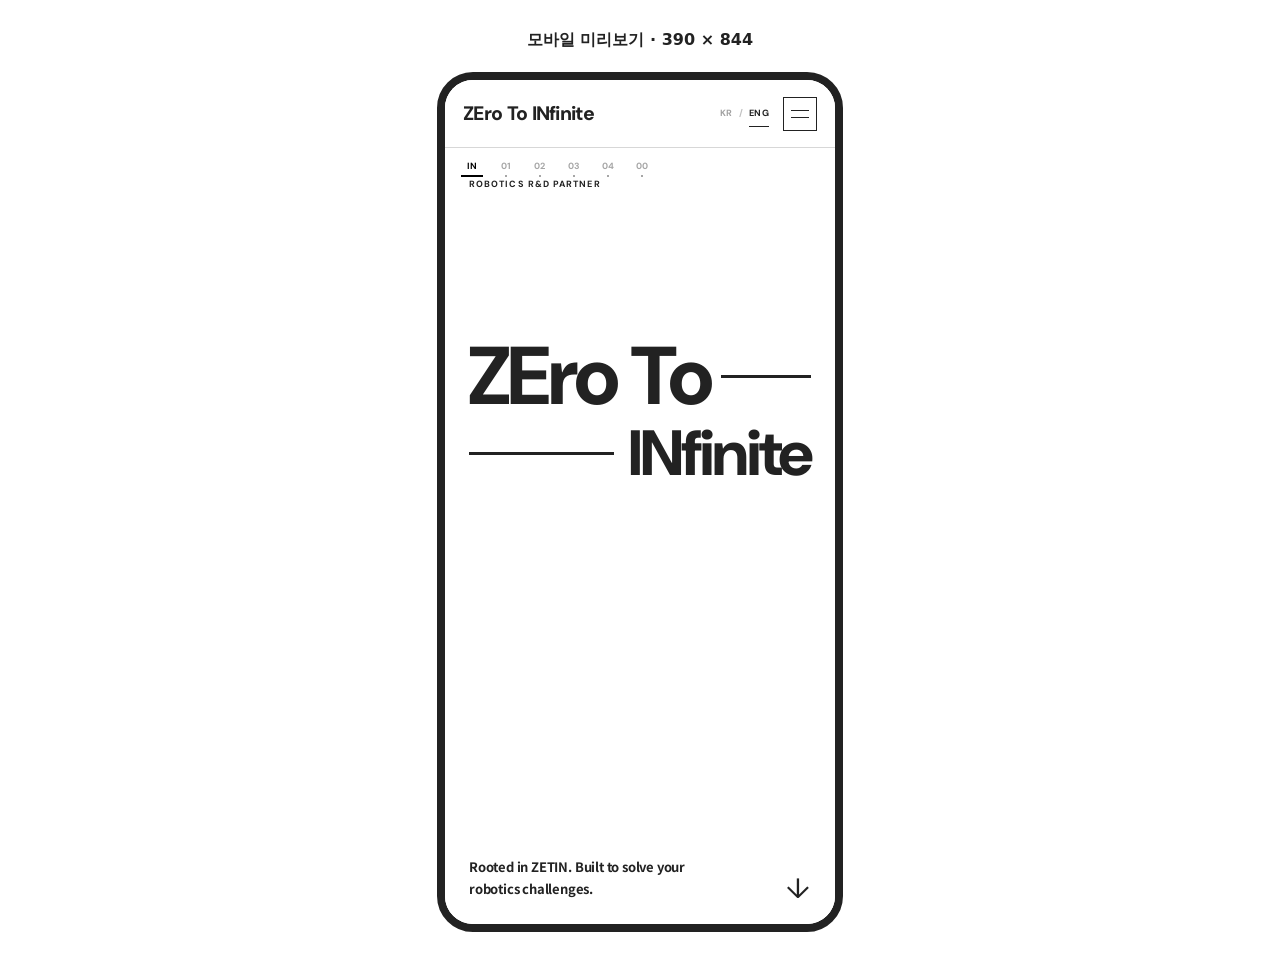
<file: mobile-preview.html>
<!doctype html>
<html lang="ko">
<head>
  <meta charset="utf-8">
  <meta name="viewport" content="width=device-width, initial-scale=1">
  <title>ZEro To INfinite — 모바일 미리보기</title>
  <style>
    *{box-sizing:border-box}body{margin:0;padding:28px 16px 36px;background:#fff;color:#222;font:14px/1.5 system-ui,sans-serif;text-align:center}h1{font-size:16px;font-weight:600;margin:0 0 20px}.device{width:406px;margin:0 auto;border:8px solid #222;border-radius:36px;overflow:hidden;background:#fff}iframe{display:block;width:390px;height:844px;border:0;background:#fff}@media(max-width:438px){body{padding:16px 0}.device{margin:0 auto;border-width:0;border-radius:0;width:390px}}
  </style>
</head>
<body>
  <h1>모바일 미리보기 · 390 × 844</h1>
  <div class="device"><iframe src="./index.html#top" title="ZEro To INfinite 모바일 홈페이지"></iframe></div>
</body>
</html>
</file>
<file: styles.css>
:root{--paper:#FFFFFF;--ink:#222222;--line:rgba(34,34,34,.18);--line-light:rgba(255,255,255,.24);--soft:rgba(34,34,34,.58);--soft-light:rgba(255,255,255,.62);--max:1440px}
*{box-sizing:border-box}
html{scroll-behavior:smooth}
body{margin:0;background:var(--paper);color:var(--ink);font-family:'Noto Sans KR',sans-serif;-webkit-font-smoothing:antialiased}
body.menu-open{overflow:hidden}
img,svg{display:block;max-width:100%}
a{color:inherit;text-decoration:none}
button{font:inherit}
h1,h2,h3,h4,p{margin-top:0}
::selection{background:var(--ink);color:var(--paper)}
.skip-link{position:fixed;left:16px;top:-100px;z-index:1000;background:var(--ink);color:var(--paper);padding:12px 18px}.skip-link:focus{top:12px}
.site-header{position:absolute;top:0;left:0;right:0;z-index:80;height:82px;padding:0 clamp(24px,4.2vw,72px);display:flex;align-items:center;justify-content:space-between;border-bottom:1px solid var(--line);background:var(--paper);transition:height .25s,box-shadow .25s}
.site-header.scrolled{position:fixed;height:68px;box-shadow:0 3px 15px rgba(34,34,34,.06)}
.wordmark{font-family:'DM Sans',sans-serif;font-size:26px;line-height:1;font-weight:800;letter-spacing:-.07em;white-space:nowrap}
.desktop-nav{display:flex;align-items:center;gap:clamp(26px,3.2vw,54px);margin-left:65px}
.desktop-nav a,.header-link{font-family:'DM Sans',sans-serif;font-size:13px;font-weight:700}
.desktop-nav a{position:relative;padding:10px 0}.desktop-nav a:after{content:"";position:absolute;bottom:5px;left:0;width:0;height:1px;background:var(--ink);transition:width .25s}.desktop-nav a:hover:after,.desktop-nav a:focus-visible:after{width:100%}
.header-link{display:flex;align-items:center;gap:25px;border:1px solid var(--ink);padding:11px 14px;transition:background .2s,color .2s}.header-link:hover{background:var(--ink);color:var(--paper)}.header-link span{font-size:19px;line-height:.6;font-weight:400}
.menu-button,.mobile-nav{display:none}
.hero{position:relative;min-height:720px;height:100svh;max-height:1000px;padding:126px clamp(24px,4.2vw,72px) 36px;overflow:hidden;background:var(--paper)}
.hero-topline,.hero-bottom{display:flex;align-items:center;justify-content:space-between;position:relative;z-index:4;font-family:'DM Sans',sans-serif;font-size:11px;font-weight:700;letter-spacing:.12em}
.hero-topline span:last-child{color:var(--soft)}
.hero-center{position:relative;max-width:var(--max);margin:clamp(90px,15vh,160px) auto 0}
.hero h1{display:flex;flex-direction:column;position:relative;z-index:2;width:100%;font-family:'DM Sans',sans-serif;font-size:clamp(96px,14.2vw,205px);line-height:.82;letter-spacing:-.09em;font-weight:800;margin:0;white-space:nowrap}
.hero h1>span{display:flex;align-items:center;gap:clamp(16px,2vw,30px);width:100%}
.hero h1>span>span:not(.hero-rule){flex:none}
.hero h1 .hero-rule{position:relative;display:block;flex:1 1 auto;min-width:0;height:6px}
.hero h1 .hero-rule-top{clip-path:inset(-40px 0)}
.hero h1 .hero-rule:before{content:"";position:absolute;z-index:1;inset:0;background:#222222;transform-origin:left center}
.hero h1 .hero-line-tracer{--tracer-width:52px;position:absolute;z-index:2;left:calc(100% - var(--tracer-width));top:50%;width:var(--tracer-width);max-width:none;height:var(--tracer-width);object-fit:contain;transform:translateY(-50%) rotate(90deg);pointer-events:none}
.hero h1 .hero-line-tracer-return{left:calc(100% - var(--tracer-width))}
.hero h1 .hero-tracer-entry{position:absolute;z-index:2;inset:0;clip-path:inset(-40px -40px -40px 0);pointer-events:none}
.hero h1 .hero-infinity{--infinity-opacity:.16;position:absolute;z-index:0;left:50%;top:calc(50% - .015em);width:1.55em;width:calc(1cap * 512 / 230);max-width:none;height:auto;transform:translate(-50%,-50%);opacity:var(--infinity-opacity);mix-blend-mode:multiply;pointer-events:none}
.hero h1>span:first-child{--entry-x:clamp(-40px,-3vw,-18px)}
.hero h1>span:last-child{--entry-x:clamp(18px,3vw,40px);align-self:flex-end;gap:clamp(30px,4vw,62px);margin-top:clamp(12px,2.5vh,28px)}
.hero h1.is-animated>span>span:not(.hero-rule){opacity:0;transform:translate3d(var(--entry-x),8px,0)}
.hero h1.is-animated>span>.hero-rule:before{transform:scaleX(0)}
.hero h1.is-animated>span:first-child .hero-line-tracer{left:0;opacity:0}
.hero h1.is-animated>span:last-child .hero-line-tracer-return{left:calc(0px - var(--tracer-width) - 4px);opacity:0}
.hero h1.is-animated>span:last-child .hero-infinity{opacity:0}
.hero h1.is-animated.is-visible>span>span:not(.hero-rule){animation:hero-word-enter 1.05s cubic-bezier(.2,.75,.2,1) both}
.hero h1.is-animated.is-visible>span:last-child>span:not(.hero-rule){animation-delay:.16s}
.hero h1.is-animated.is-tracing>span:first-child>.hero-rule:before{animation:hero-track-draw 1.55s cubic-bezier(.55,0,.35,1) .32s both}
.hero h1.is-animated.is-tracing>span:first-child .hero-line-tracer{animation:hero-tracer-run 1.55s cubic-bezier(.55,0,.35,1) .32s both}
.hero h1.is-animated.is-tracing>span:last-child>.hero-rule:before{animation:hero-track-draw 1.55s cubic-bezier(.55,0,.35,1) 1.9s both}
.hero h1.is-animated.is-tracing>span:last-child .hero-line-tracer-return{animation:hero-tracer-return 1.55s cubic-bezier(.55,0,.35,1) 1.9s both}
.hero h1.is-animated.is-tracing>span:last-child .hero-infinity{animation:hero-infinity-reveal .34s ease 2.6s both}
@keyframes hero-word-enter{from{opacity:0;transform:translate3d(var(--entry-x),8px,0)}to{opacity:1;transform:translate3d(0,0,0)}}
@keyframes hero-track-draw{from{transform:scaleX(0)}90%,to{transform:scaleX(1)}}
@keyframes hero-tracer-run{from{left:0;opacity:0}8%{opacity:1}90%{left:calc(100% + 4px);opacity:1}to{left:calc(100% + 4px);opacity:0}}
@keyframes hero-tracer-return{from{left:calc(0px - var(--tracer-width) - 4px);opacity:1}90%{left:calc(100% - var(--tracer-width)/2 - 4px);opacity:1}to{left:calc(100% - var(--tracer-width)/2 - 4px);opacity:0}}
@keyframes hero-infinity-reveal{from{opacity:0}to{opacity:var(--infinity-opacity,.16)}}
.hero-bottom{position:absolute;bottom:34px;left:clamp(24px,4.2vw,72px);right:clamp(24px,4.2vw,72px);align-items:end}
.hero-bottom p{font-family:'Noto Sans KR',sans-serif;font-size:15px;line-height:1.65;font-weight:700;letter-spacing:-.045em;margin:0}
.hero-bottom a{display:flex;align-items:center;gap:18px;font-size:10px}.hero-bottom a span{font-size:31px;font-weight:400;line-height:.7}
.hero-bottom>span{color:var(--soft)}
.section-pad{padding:125px clamp(24px,6.5vw,110px) 135px}
.section-grid{display:grid;grid-template-columns:25% 1fr;gap:20px;max-width:var(--max);margin:0 auto}
.section-label{font-family:'DM Sans',sans-serif;font-size:12px;font-weight:800;letter-spacing:.035em;white-space:nowrap;display:flex;align-items:baseline;gap:16px;padding-top:8px}
.marker{display:inline-block;width:24px;height:2px;background:currentColor;transform:translateY(-3px)}
.section-overline{font-family:'DM Sans',sans-serif;font-size:12px;letter-spacing:.17em;font-weight:800;margin:0 0 24px}
.section-content h2{font-size:clamp(38px,4.25vw,66px);letter-spacing:-.08em;line-height:1.35;font-weight:800;margin:0}.section-content h2 span{color:var(--soft)}
.about-copy{display:grid;grid-template-columns:1fr 1fr;gap:48px;margin:68px 0 0}.about-copy p{font-size:16px;line-height:1.95;letter-spacing:-.03em;color:var(--soft);word-break:keep-all;margin:0}.about-copy strong{color:var(--ink)}
.origin-band{max-width:var(--max);height:205px;margin:110px auto 0;background:var(--ink);color:var(--paper);display:flex;align-items:center;justify-content:space-between;gap:40px;padding:0 clamp(25px,4vw,64px);font-family:'DM Sans',sans-serif;font-size:clamp(30px,4vw,65px);letter-spacing:-.07em;font-weight:800;white-space:nowrap;overflow:hidden}
.origin-rule{flex:1;height:1px;min-width:20px;background:var(--line-light);position:relative}.origin-rule i{position:absolute;right:0;top:-6px;width:12px;height:12px;border-top:1px solid var(--paper);border-right:1px solid var(--paper);transform:rotate(45deg)}
.robots{background:var(--ink);color:var(--paper);padding-bottom:95px}.robots .section-content h2 span{color:var(--soft-light)}.robots-lead{margin:36px 0 0;font-size:17px;color:var(--soft-light);line-height:1.7}
.robot-list{max-width:var(--max);margin:105px auto 0;border-top:1px solid var(--line-light)}
.robot-row{display:grid;grid-template-columns:15% 24% 1fr;gap:26px;min-height:375px;padding:45px 0;border-bottom:1px solid var(--line-light)}
.robot-number{font-family:'DM Sans',sans-serif;font-size:16px;font-weight:800;line-height:1.35;white-space:nowrap}.robot-number span{display:block;margin-top:9px;font-size:10px;letter-spacing:.11em;color:var(--soft-light)}
.robot-visual{align-self:center;height:265px;border:1px solid var(--line-light);display:flex;align-items:center;justify-content:center;position:relative;overflow:hidden}.robot-visual:before,.robot-visual:after{content:"";position:absolute;border:1px solid rgba(255,255,255,.09);border-radius:50%;width:210px;height:210px;left:50%;top:50%;transform:translate(-50%,-50%)}.robot-visual:after{width:315px;height:315px}.robot-visual svg{width:88%;height:85%;fill:none;stroke:var(--paper);stroke-width:2.7;stroke-linecap:round;stroke-linejoin:round;z-index:1}.robot-visual svg .fine{stroke-width:1;opacity:.44}.robot-visual>span{position:absolute;bottom:12px;left:13px;font-family:'DM Sans',sans-serif;font-size:9px;letter-spacing:.12em;color:var(--soft-light);z-index:2}
.robot-details{display:flex;flex-direction:column;justify-content:center}.robot-name{display:flex;justify-content:space-between;align-items:start;gap:20px}.robot-name h3{font-family:'DM Sans','Noto Sans KR',sans-serif;font-size:clamp(48px,5.5vw,82px);line-height:1;letter-spacing:-.08em;margin:0 0 17px}.robot-name h3 small{font-family:'Noto Sans KR',sans-serif;font-size:17px;font-weight:500;letter-spacing:-.04em;margin-left:15px;vertical-align:middle}.robot-name>span{font-family:'DM Sans',sans-serif;font-size:25px;font-weight:400;opacity:.7}.robot-description{font-size:16px;line-height:1.6;margin:0 0 43px;word-break:keep-all}.robot-meta{border-top:1px solid var(--line-light);padding-top:19px;display:grid;grid-template-columns:1.12fr .88fr;gap:36px}.robot-meta h4{font-family:'DM Sans',sans-serif;font-size:10px;letter-spacing:.16em;font-weight:800;margin:0 0 9px}.robot-meta p{font-size:12px;line-height:1.75;color:var(--soft-light);word-break:keep-all;margin:0}.visual-note{max-width:var(--max);margin:32px auto 0;text-align:right;font-size:11px;line-height:1.6;color:var(--soft-light)}
.approach .section-content h2 span{color:var(--soft)}.approach-lead{font-size:17px;line-height:1.85;max-width:550px;margin:38px 0 0;color:var(--soft);word-break:keep-all}
.approach-grid{max-width:var(--max);margin:105px auto 0;border-top:1px solid var(--line);border-left:1px solid var(--line);display:grid;grid-template-columns:repeat(3,1fr)}.approach-grid article{min-height:360px;padding:30px 35px;border-right:1px solid var(--line);border-bottom:1px solid var(--line);display:flex;flex-direction:column}.approach-grid article span{font-family:'DM Sans',sans-serif;font-size:12px;font-weight:700}.approach-grid h3{font-family:'DM Sans',sans-serif;font-size:clamp(40px,4vw,62px);line-height:1;letter-spacing:-.07em;margin:auto 0 26px}.approach-grid p{font-size:14px;line-height:1.7;max-width:260px;margin:0;word-break:keep-all;color:var(--soft)}
.club{padding:125px clamp(24px,6.5vw,110px) 125px;border-top:1px solid var(--line)}.club-inner{max-width:var(--max);margin:0 auto;display:grid;grid-template-columns:25% 1fr;gap:20px}.club-inner>div:nth-child(2)>p{font-family:'DM Sans',sans-serif;font-size:12px;font-weight:800;letter-spacing:.17em;margin:0 0 35px}.club h2{font-family:'DM Sans',sans-serif;font-size:clamp(75px,9vw,140px);line-height:.9;letter-spacing:-.09em;margin:0 0 95px}.club h2 span{font-weight:400}.club-bottom{border-top:1px solid var(--line);padding-top:30px;display:flex;align-items:end;justify-content:space-between;gap:30px}.club-bottom p{font-size:15px;line-height:1.85;letter-spacing:-.04em;margin:0}.club-bottom a{display:flex;align-items:center;gap:28px;font-size:14px;font-weight:800;border-bottom:1px solid var(--ink);padding:10px 0;white-space:nowrap}.club-bottom a span{font-size:24px;font-weight:400}.club-bottom a:hover{gap:38px}
.site-footer{min-height:110px;background:var(--ink);color:var(--paper);padding:25px clamp(24px,6.5vw,110px);display:flex;align-items:center;gap:40px;font-family:'DM Sans',sans-serif}.site-footer .wordmark{font-size:25px}.site-footer>span{font-size:12px;color:var(--soft-light)}.site-footer small{margin-left:auto;color:var(--soft-light);font-size:11px}.site-footer>a:last-child{font-size:10px;font-weight:800;letter-spacing:.08em;white-space:nowrap}
@media(max-width:1080px){.robot-row{grid-template-columns:13% 28% 1fr;gap:20px}.robot-meta{grid-template-columns:1fr;gap:14px}.robot-description{margin-bottom:25px}.robot-name h3{font-size:58px}.hero-symbol{right:-6vw}.approach-grid article{min-height:300px}}
@media(max-width:760px){.site-header,.site-header.scrolled{height:68px;padding:0 22px}.wordmark{font-size:25px}.desktop-nav,.header-link{display:none}.menu-button{display:flex;width:42px;height:42px;flex-direction:column;align-items:center;justify-content:center;gap:6px;border:1px solid var(--ink);background:var(--paper);cursor:pointer}.menu-button span{width:18px;height:1px;background:var(--ink);transition:transform .2s}.menu-button[aria-expanded=true] span:first-child{transform:translateY(3.5px) rotate(45deg)}.menu-button[aria-expanded=true] span:last-child{transform:translateY(-3.5px) rotate(-45deg)}.mobile-nav:not([hidden]){display:flex;position:fixed;top:68px;left:0;right:0;bottom:0;z-index:79;background:var(--paper);padding:55px 24px;flex-direction:column;gap:30px}.mobile-nav a{font-family:'DM Sans',sans-serif;font-size:32px;font-weight:700;letter-spacing:-.06em}.hero{min-height:690px;height:790px;padding:105px 24px 26px}.hero-topline{font-size:9px}.hero-topline span:last-child{display:none}.hero-center{margin-top:110px}.hero-kicker{font-size:11px}.hero h1{font-size:clamp(58px,13vw,98px)}.hero-symbol{width:90vw;right:-23vw;top:115%;transform:translateY(-43%) rotate(-16deg)}.hero-bottom{left:24px;right:24px;bottom:25px}.hero-bottom p{font-size:13px}.hero-bottom a{font-size:8px;gap:6px}.hero-bottom a span{font-size:24px}.hero-bottom>span{display:none}.section-pad{padding:82px 24px 90px}.section-grid,.club-inner{display:block}.section-label{font-size:11px;margin-bottom:55px}.section-content h2{font-size:clamp(34px,8vw,58px)}.section-overline{font-size:10px;margin-bottom:18px}.about-copy{grid-template-columns:1fr;gap:18px;margin-top:37px}.about-copy p{font-size:14px}.origin-band{height:130px;margin-top:70px;padding:0 20px;gap:20px;font-size:clamp(20px,5vw,38px)}.origin-rule{min-width:18px}.robots-lead{font-size:14px;margin-top:25px}.robot-list{margin-top:65px}.robot-row{display:block;min-height:0;padding:34px 0 42px}.robot-number{font-size:14px;margin-bottom:22px}.robot-number span{display:inline;margin:0 0 0 10px;font-size:9px}.robot-visual{height:200px;margin-bottom:27px}.robot-visual svg{width:72%;height:93%}.robot-name h3{font-size:clamp(44px,12vw,68px);margin-bottom:14px}.robot-name h3 small{font-size:13px;margin-left:9px}.robot-description{font-size:14px;margin-bottom:28px}.robot-meta{display:grid;grid-template-columns:1fr;gap:18px}.robot-meta p{font-size:12px}.visual-note{text-align:left;font-size:10px}.approach-lead{font-size:14px}.approach-grid{margin-top:65px;grid-template-columns:1fr}.approach-grid article{min-height:200px;padding:25px}.approach-grid h3{font-size:47px;margin:auto 0 18px}.approach-grid p{font-size:13px}.club{padding:82px 24px 90px}.club h2{font-size:clamp(59px,12vw,92px);margin-bottom:70px}.club-inner>div:nth-child(2)>p{font-size:10px}.club-bottom{display:block}.club-bottom p{font-size:13px}.club-bottom a{width:max-content;margin-top:25px;font-size:12px}.site-footer{padding:30px 24px;gap:15px;flex-wrap:wrap}.site-footer small{order:4;width:100%;margin:5px 0 0}.site-footer>a:last-child{margin-left:auto}}
@media(max-width:420px){.hero h1{font-size:13vw}.hero-center{margin-top:105px}.hero-symbol{width:103vw;right:-29vw;top:122%}.hero-bottom a{font-size:0}.hero-bottom a span{font-size:28px}.origin-band{font-size:5vw}.club h2{font-size:11.8vw}}
@media(prefers-reduced-motion:reduce){html{scroll-behavior:auto}*,*:before,*:after{transition-duration:.01ms!important;animation-duration:.01ms!important}}
@media(max-width:760px){.hero-symbol{width:82vw;right:-8vw;top:120%}}
.club-affiliation{display:flex;align-items:center;gap:22px;min-width:0}
.club-affiliation img{display:block;width:136px;height:auto;flex:none}
.club-affiliation p{max-width:430px}
@media(max-width:1080px){.club-bottom{align-items:flex-start;flex-direction:column}.club-bottom a{margin-top:8px}}
@media(max-width:760px){.club-affiliation{align-items:flex-start;flex-direction:column;gap:18px}.club-affiliation img{width:136px}.club-bottom a{margin-top:25px}}
@media(max-width:760px){.origin-project .robot-name h3 small{display:block;margin:9px 0 0}}

/* Project carousel */
.carousel-controls{display:flex;align-items:center;gap:9px;margin-top:35px}
.carousel-count{min-width:64px;margin-right:12px;font-family:'DM Sans',sans-serif;font-size:13px;letter-spacing:.12em;color:var(--soft-light)}
.carousel-count b{font-weight:800;color:var(--paper)}
.carousel-controls button{width:54px;height:54px;display:grid;place-items:center;border:1px solid var(--line-light);background:transparent;color:var(--paper);font-family:'DM Sans',sans-serif;font-size:24px;cursor:pointer;transition:background .2s,color .2s,opacity .2s}
.carousel-controls button:hover:not(:disabled),.carousel-controls button:focus-visible{background:var(--paper);color:var(--ink)}
.carousel-controls button:disabled{opacity:.32;cursor:default}
.robot-list{display:flex;gap:18px;max-width:var(--max);margin:48px auto 0;border:0;overflow-x:auto;overscroll-behavior-inline:contain;scroll-behavior:auto;scrollbar-width:none}
.robot-list::-webkit-scrollbar{display:none}
.robot-list:focus-visible{outline:2px solid var(--paper);outline-offset:5px}
.robot-row{position:relative;display:grid;grid-template-columns:48% 52%;gap:0;flex:0 0 min(88vw,1180px);min-width:0;min-height:570px;padding:0;border:1px solid var(--line-light);overflow:hidden}
.robot-number{position:absolute;z-index:4;top:25px;left:25px;padding:11px 14px;background:rgba(34,34,34,.82);color:var(--paper);font-size:15px}
.robot-number span{font-size:9px;margin-top:3px}
.robot-visual{grid-column:1;align-self:stretch;height:auto;min-height:570px;border:0;background:var(--ink)}
.robot-visual:before{display:none}
.robot-visual:after{width:auto;height:auto;inset:0;left:0;top:0;transform:none;border:0;border-radius:0;background:linear-gradient(to bottom,rgba(34,34,34,.2),transparent 30%,rgba(34,34,34,.28))}
.robot-visual img{position:absolute;inset:0;width:100%;height:100%;max-width:none;object-fit:cover;filter:grayscale(1) contrast(1.06)}
.robot-visual>span{bottom:20px;left:24px;color:var(--paper);font-size:10px;text-shadow:0 1px 5px var(--ink)}
.robot-row:nth-child(6n+3) .robot-visual img{object-position:24% center}
.robot-details{grid-column:2;min-width:0;padding:56px;background:var(--paper);color:var(--ink)}
.robot-name h3{font-size:clamp(50px,5vw,70px);line-height:1.08;letter-spacing:-.04em;overflow-wrap:anywhere}
.robot-name h3 small{display:block;margin:12px 0 0;font-size:15px;font-weight:600}
.robot-name>span{color:var(--soft)}
.robot-description{margin-bottom:35px;font-size:16px}
.robot-meta{border-color:var(--line);gap:22px}
.robot-meta p{color:var(--soft)}
.visual-note{max-width:var(--max);margin-top:24px;text-align:left}
.visual-note a{text-decoration:underline;text-underline-offset:3px}
@media(max-width:760px){
  .carousel-controls{margin-top:28px}
  .carousel-controls button{width:46px;height:46px}
  .robot-list{gap:14px;margin-top:30px}
  .robot-row{display:flex;flex:0 0 calc(100% - 24px);flex-direction:column;min-height:0}
  .robot-number{top:14px;left:14px;margin:0;padding:8px 10px;font-size:13px}
  .robot-number span{display:block;margin:2px 0 0;font-size:8px}
  .robot-visual{flex:none;width:100%;height:265px;min-height:265px;margin:0}
  .robot-visual>span{left:15px;bottom:14px;font-size:9px}
  .robot-details{flex:1;padding:28px 24px 32px;min-height:450px}
  .robot-name h3{font-size:clamp(43px,11vw,56px);margin-bottom:12px}
  .robot-name h3 small{margin-top:8px;font-size:13px}
  .robot-description{font-size:14px;margin-bottom:26px}
  .robot-meta{grid-template-columns:1fr;gap:17px;padding-top:18px}
  .robot-meta p{font-size:12px}
  .visual-note{font-size:10px;line-height:1.65}
}
@media(prefers-reduced-motion:reduce){.robot-list{scroll-behavior:auto}}
.carousel-controls{position:sticky;top:68px;z-index:20;justify-content:flex-end;max-width:var(--max);margin:35px auto 0;padding:12px 0;background:var(--ink)}
.robot-list{margin-top:0}
@media(max-width:760px){.carousel-controls{margin-top:24px;padding:10px 0}.robot-list{margin-top:0}}

/* Keep the section title and the first project image in one view. */
.robots.section-pad{padding:30px clamp(22px,2.8vw,40px) 90px;scroll-margin-top:68px}
.robots .section-overline{margin-bottom:10px}
.robots .section-content h2{font-size:clamp(38px,3.7vw,54px);line-height:1.16;letter-spacing:-.04em}
.robots .robots-lead{margin-top:13px;font-size:15px}
.carousel-controls{margin-top:12px;padding:8px 0}
.carousel-controls button{width:46px;height:46px}
.carousel-controls,.robot-list{max-width:none}
.robot-row{min-height:405px}
.robot-visual{min-height:405px}
.robot-details{padding:36px 44px}
.robot-name h3{font-size:clamp(42px,4.5vw,62px)}
.robot-description{margin-bottom:23px}
.robot-meta{padding-top:15px}
.robot-visual img{transform:scale(1.045);transition:transform 1.3s ease}
.robot-row.is-active .robot-visual img{transform:scale(1)}

/* Scroll reveals are added only when motion is supported in JavaScript. */
.reveal-on-scroll{opacity:0;transform:translateY(24px);transition:opacity .75s ease,transform .75s cubic-bezier(.2,.7,.2,1)}
.reveal-on-scroll.is-visible{opacity:1;transform:translateY(0)}
.approach-grid article.reveal-on-scroll:nth-child(2){transition-delay:.1s}
.approach-grid article.reveal-on-scroll:nth-child(3){transition-delay:.2s}

@media(max-width:760px){
  .robots.section-pad{padding-top:39px}
  .robots .section-label{margin-bottom:18px}
  .robots .section-overline{margin-bottom:9px}
  .robots .section-content h2{font-size:clamp(32px,8vw,42px);line-height:1.17}
  .robots .robots-lead{margin-top:10px;font-size:13px;line-height:1.55}
  .carousel-controls{margin-top:11px;padding:7px 0}
  .robot-row{min-height:0}
  .robot-visual{height:240px;min-height:240px}
  .robot-details{padding:28px 24px 32px;min-height:450px}
}
@media(prefers-reduced-motion:reduce){
  .reveal-on-scroll{opacity:1;transform:none}
  .robot-visual img{transform:none}
}

.site-footer .footer-email{font-family:'DM Sans',sans-serif;font-size:12px;font-weight:700;text-decoration:underline;text-underline-offset:5px;white-space:nowrap}
@media(max-width:760px){.site-footer .footer-email{order:1;width:100%;margin-top:3px}.site-footer>a:last-child{order:2;margin-left:0}.site-footer small{order:3}}

.project-inquiry{max-width:var(--max);margin:36px auto 0;padding:42px 0;border-top:1px solid var(--line);border-bottom:1px solid var(--line);display:flex;align-items:flex-end;justify-content:space-between;gap:32px}
.project-inquiry p{margin:0 0 14px;font-family:'DM Sans',sans-serif;font-size:11px;font-weight:800;letter-spacing:.17em}
.project-inquiry h3{margin:0 0 12px;font-size:clamp(26px,2.6vw,39px);line-height:1.3;letter-spacing:-.06em;word-break:keep-all}
.project-inquiry div>span{font-size:14px;line-height:1.7;color:var(--soft);word-break:keep-all}
.project-inquiry a{display:flex;align-items:center;gap:20px;flex:none;padding:10px 0;border-bottom:1px solid var(--ink);font-family:'DM Sans',sans-serif;font-size:15px;font-weight:700;white-space:nowrap;transition:gap .2s}
.project-inquiry a:hover{gap:29px}
.project-inquiry a span{font-size:23px;font-weight:400;line-height:1}
@media(max-width:760px){.project-inquiry{display:block;margin-top:28px;padding:31px 0}.project-inquiry h3{font-size:27px}.project-inquiry div>span{font-size:13px}.project-inquiry a{width:max-content;max-width:100%;margin-top:23px;font-size:14px}}

@media(max-width:760px){
  .hero-center{margin-top:clamp(140px,24vh,220px)}
  .hero h1{font-size:clamp(78px,18vw,132px);line-height:.84;letter-spacing:-.095em}
  .hero h1>span:last-child{margin-top:16px}
}
@media(max-width:420px){.hero h1{font-size:24vw}}
@media(max-width:1080px){.hero h1>span:last-child{font-size:min(1em,calc((100vw - 112px)/5.1))}}
@media(max-width:760px){.hero h1>span{gap:10px}.hero h1>span:last-child{font-size:min(1em,calc((100vw - 64px)/5.1))}.hero h1 .hero-rule{height:3.25px}.hero h1 .hero-line-tracer{--tracer-width:25px}.hero h1 .hero-infinity{display:none}}
@media(max-width:760px){.hero{min-height:600px;height:100svh}}
@media(min-width:761px) and (max-height:760px){
  .hero{min-height:640px}
  .hero h1{font-size:clamp(145px,24vh,205px)}
  .hero h1>span:last-child{margin-top:clamp(24px,4vh,32px)}
}
@media(prefers-reduced-motion:reduce){.hero h1.is-animated>span>span{opacity:1;transform:none}.hero h1.is-animated.is-visible>span>span,.hero h1.is-animated.is-tracing>span>.hero-rule:before,.hero h1.is-animated.is-tracing>span .hero-line-tracer,.hero h1.is-animated.is-tracing>span .hero-infinity{animation:none!important}.hero h1.is-animated>span>.hero-rule:before{transform:none}.hero h1.is-animated>span:first-child .hero-line-tracer{left:calc(100% - var(--tracer-width));opacity:0}.hero h1.is-animated>span:last-child .hero-line-tracer-return{left:calc(100% - var(--tracer-width));opacity:0}.hero h1.is-animated>span:last-child .hero-infinity{opacity:var(--infinity-opacity,.16)}}

/* Give the large headlines one consistent, readable tracking. */
:root{--tracking-headline:-.035em;--tracking-copy:-.015em}
.wordmark,.hero h1,.section-content h2,.robots .section-content h2,.robot-name h3,.approach-grid h3,.club h2,.project-inquiry h3,.mobile-nav a{letter-spacing:var(--tracking-headline)}
.hero-bottom p,.about-copy p,.club-bottom p{letter-spacing:var(--tracking-copy)}

/* A curved line tracer course, inspired by the club's competition track. */
.origin-band{position:relative;display:block;height:205px;margin-top:105px;padding:0;background:var(--ink);overflow:hidden}
.origin-band-head{position:absolute;z-index:2;top:50%;left:clamp(24px,4vw,58px);right:clamp(24px,4vw,58px);display:flex;align-items:center;justify-content:space-between;gap:24px;font-size:clamp(30px,3.1vw,45px);line-height:1.08;letter-spacing:var(--tracking-headline);white-space:nowrap;transform:translateY(-50%);pointer-events:none}
.origin-course{position:absolute;top:50%;left:50%;width:100%;height:auto;aspect-ratio:1200 / 205;max-width:none;overflow:visible;transform:translate(-50%,-50%)}
.origin-course-line{fill:none;stroke:#FFFFFF;stroke-width:4.8;stroke-linecap:round;stroke-linejoin:round;vector-effect:non-scaling-stroke}
.origin-end-marks path{fill:none;stroke:#FFFFFF;stroke-width:4.8;stroke-linecap:butt;vector-effect:non-scaling-stroke}
.origin-tracer{position:absolute;z-index:4;left:0;top:0;width:50px;height:50px;max-width:none;overflow:visible;transform:translate(-50%,-50%) rotate(90deg);opacity:0;pointer-events:none}
@media(max-width:760px){.origin-band{height:230px;margin-top:70px}.origin-band-head{top:0;bottom:0;left:18px;right:18px;display:block;transform:none;font-size:clamp(17px,4.7vw,25px)}.origin-band-head span:first-child{position:absolute;top:15px;left:0}.origin-band-head span:last-child{position:absolute;right:0;bottom:15px}.origin-course{top:50%;left:calc(50% + 24px);right:auto;width:min(1020px,260vw);height:auto;transform:translate(-50%,-50%)}.origin-course-line,.origin-end-marks path{stroke-width:4}.origin-tracer{width:30px;height:30px}}
@media(max-width:420px){.hero h1{font-size:21vw}.hero h1>span:last-child{gap:14px}}

/* A timed, card-by-card carousel keeps button navigation and autoplay in sync. */
.robot-list.is-enhanced{display:block;overflow:hidden;touch-action:pan-y}
.robot-track{position:relative;display:flex;gap:18px;width:max-content;will-change:transform}
@media(max-width:760px){.robot-track{gap:14px}.robot-list.is-enhanced .robot-row{flex:0 0 calc(100vw - 68px)}}

/* Let mobile copy follow the available width instead of desktop line breaks. */
@media(max-width:760px){
  .desktop-break{display:none}
  .section-content,.robot-details,.robot-meta>div,.project-inquiry>div{min-width:0}
  .section-content h2,.robots .section-content h2{
    font-size:clamp(28px,8vw,42px);
    line-height:1.3;
    word-break:keep-all;
    overflow-wrap:anywhere;
    text-wrap:balance;
  }
  .hero-bottom{gap:20px}
  .hero-bottom p{flex:1;min-width:0;max-width:26em}
  .hero-bottom a{flex:none}
  .hero-bottom p,.about-copy p,.robots-lead,.robot-description,.robot-meta p,
  .approach-lead,.approach-grid p,.project-inquiry div>span,.visual-note,.club-bottom p{
    word-break:keep-all;
    overflow-wrap:anywhere;
    text-wrap:pretty;
  }
  .robot-name{gap:12px}
  .robot-name h3{
    min-width:0;
    font-size:clamp(29px,8.5vw,42px);
    line-height:1.12;
    white-space:nowrap;
    word-break:keep-all;
    overflow-wrap:normal;
  }
  .robot-name h3 small{white-space:normal}
  .robot-name>span{flex:none;font-size:22px}
  .project-inquiry h3{
    font-size:clamp(24px,6.6vw,30px);
    line-height:1.4;
    word-break:keep-all;
    overflow-wrap:anywhere;
    text-wrap:balance;
  }
}
</file>
<file: page-motion.css>
/* Screen-sized scenes, with native scrolling and independent readable content. */
html.viewport-deck{
  --screen-height:100vh;
  --screen-height:100svh;
  --header-height:68px;
  --scene-height:calc(var(--screen-height) - var(--header-height));
  --panel-gutter:clamp(64px,6.5vw,110px);
  --panel-pad:clamp(18px,3.4svh,34px);
  scroll-snap-type:y mandatory;
  scroll-padding-top:var(--header-height);
}
.viewport-deck .site-header,.viewport-deck .site-header.scrolled{position:fixed;height:var(--header-height)}
.viewport-deck #main>section{scroll-snap-align:start;scroll-snap-stop:always;scroll-margin-top:0}
.viewport-deck .hero{height:var(--screen-height);min-height:0;max-height:none;padding-top:calc(var(--header-height) + 30px)}
.viewport-deck .hero-center{margin-top:clamp(48px,14svh,160px);transform:translate3d(0,var(--hero-drift,0px),0);opacity:var(--hero-opacity,1)}
.viewport-deck .hero h1{font-size:clamp(78px,min(14.2vw,23svh),205px)}
.viewport-deck #main>.section-pad,.viewport-deck #main>.club{
  position:relative;
  height:var(--scene-height);
  min-height:0;
  padding:var(--panel-pad) var(--panel-gutter);
  display:flex;
  flex-direction:column;
}
.viewport-deck .panel-content{flex:1;min-height:0;width:100%;overflow-y:auto;overflow-x:hidden;scrollbar-width:thin;scrollbar-color:var(--line) transparent;outline-offset:-3px}
.viewport-deck .section-grid,.viewport-deck .club-inner{width:100%}
.viewport-deck .section-label{font-size:11px}
.viewport-deck .section-overline{font-size:10px;margin-bottom:clamp(9px,1.5svh,18px)}
.viewport-deck .section-content h2,.viewport-deck .robots .section-content h2{font-size:clamp(28px,min(4.3vw,6.4svh),60px);line-height:1.2;word-break:keep-all;text-wrap:balance}
.viewport-deck .about .panel-content{display:flex;flex-direction:column}
.viewport-deck .about .section-grid{margin-top:auto;flex:none}
.viewport-deck .about-copy{margin-top:clamp(16px,3.2svh,34px);gap:clamp(20px,3vw,48px)}
.viewport-deck .about-copy p{font-size:clamp(12px,min(1.15vw,1.9svh),16px);line-height:1.75}
.viewport-deck .origin-band{--track-height:clamp(106px,20svh,180px);height:var(--track-height);min-height:var(--track-height);margin-top:clamp(20px,4svh,42px);margin-bottom:auto;width:100%;flex:none}
.viewport-deck .origin-course{width:min(100%,calc(var(--track-height) * 1200 / 205));height:auto;aspect-ratio:1200 / 205}
.viewport-deck .origin-tracer{width:clamp(28px,5svh,44px);height:clamp(28px,5svh,44px)}
.viewport-deck .origin-band-head{font-size:clamp(22px,min(3.1vw,4.6svh),40px)}

/* The project image and its text share the remaining screen height. */
.viewport-deck .robots .panel-content{display:flex;flex-direction:column;gap:clamp(7px,1.5svh,14px);overflow:hidden}
.viewport-deck .robots-intro{flex:none;margin:0 auto}
.viewport-deck .robots .section-overline{margin-bottom:6px}
.viewport-deck .robots .section-content h2{font-size:clamp(28px,min(3.5vw,5.6svh),48px)}
.viewport-deck .robots-lead{font-size:clamp(12px,1.8svh,15px);line-height:1.5;margin:8px 0 0}
.viewport-deck .carousel-controls{position:static;flex:none;height:38px;margin:0;padding:0;justify-content:flex-start;gap:10px;z-index:5}
.viewport-deck .carousel-count{margin:0;min-width:58px;font-size:12px}
.viewport-deck .carousel-progress{position:relative;display:block;width:clamp(72px,12vw,148px);height:2px;margin-right:auto;background:rgba(255,255,255,.22);overflow:hidden}
.viewport-deck .carousel-progress:after{content:"";position:absolute;inset:0 auto 0 0;width:calc(100% / 6);background:#fff;transform:translateX(calc(var(--carousel-index,0) * 100%));transition:transform .85s cubic-bezier(.2,.7,.2,1)}
.viewport-deck .carousel-controls button{width:38px;height:38px;font-size:21px}
.viewport-deck .robot-list,.viewport-deck .robot-list.is-enhanced{flex:1;min-height:0;margin:0;width:100%;max-width:none}
.viewport-deck .robot-track{width:100%;height:100%}
.viewport-deck .robot-row,.viewport-deck .robot-list.is-enhanced .robot-row{flex:0 0 100%;height:100%;min-height:0;grid-template-columns:44% 56%}
.viewport-deck .robot-visual{height:100%;min-height:0;margin:0}
.viewport-deck .robot-visual img{transform:translate3d(0,var(--image-drift,0px),0) scale(1.08);transition:transform 1.35s cubic-bezier(.2,.7,.2,1)}
.viewport-deck .robot-details{min-height:0;min-width:0;overflow-y:auto;overscroll-behavior-y:auto;padding:clamp(18px,3svh,34px) clamp(20px,3vw,42px);justify-content:flex-start;scrollbar-width:thin;scrollbar-color:var(--line) transparent}
.viewport-deck .robot-name{gap:12px}
.viewport-deck .robot-name h3{font-size:clamp(29px,min(4.4vw,6.5svh),60px);line-height:1.08;margin-bottom:clamp(10px,1.7svh,18px);white-space:nowrap}
.viewport-deck .robot-name h3 small{font-size:clamp(12px,1.8svh,15px);line-height:1.4;margin:7px 0 0;white-space:normal}
.viewport-deck .robot-description{font-size:clamp(12px,1.8svh,15px);line-height:1.5;margin-bottom:clamp(12px,2svh,22px)}
.viewport-deck .robot-meta{gap:clamp(12px,2svh,20px);padding-top:clamp(12px,2svh,18px)}
.viewport-deck .robot-meta h4{font-size:9px;margin-bottom:6px}
.viewport-deck .robot-meta p{font-size:clamp(11px,1.6svh,13px);line-height:1.65}
.viewport-deck .robot-number{top:16px;left:16px;font-size:13px;padding:8px 10px}
.viewport-deck .visual-note{flex:none;font-size:9px;line-height:1.45;margin:0}

.viewport-deck .approach .panel-content{display:flex;flex-direction:column}
.viewport-deck .approach .section-grid{flex:none;margin-top:auto}
.viewport-deck .approach-lead{font-size:clamp(12px,1.9svh,16px);line-height:1.65;margin-top:clamp(12px,2svh,22px);max-width:660px}
.viewport-deck .approach-grid{flex:none;width:100%;grid-template-columns:repeat(3,minmax(0,1fr));margin-top:clamp(18px,3.5svh,36px)}
.viewport-deck .approach-grid article{min-height:0;height:clamp(130px,23svh,220px);padding:clamp(14px,2.5svh,24px);gap:10px}
.viewport-deck .approach-grid article>span{font-size:10px}
.viewport-deck .approach-grid h3{font-size:clamp(25px,min(3.8vw,5.5svh),50px);margin:auto 0 0}
.viewport-deck .approach-grid p{font-size:clamp(11px,1.8svh,14px);line-height:1.5;max-width:none}
.viewport-deck .project-inquiry{flex:none;width:100%;margin:clamp(14px,2.5svh,25px) auto auto;padding:clamp(14px,2.5svh,25px) 0;gap:20px}
.viewport-deck .project-inquiry p{font-size:9px;margin-bottom:8px}
.viewport-deck .project-inquiry h3{font-size:clamp(21px,min(2.7vw,4.2svh),34px);line-height:1.3;margin-bottom:7px}
.viewport-deck .project-inquiry div>span{font-size:clamp(11px,1.7svh,14px);line-height:1.5}
.viewport-deck .project-inquiry a{font-size:13px;gap:15px}

.viewport-deck #main>.club{padding:0}
.viewport-deck .club>.panel-content{padding:var(--panel-pad) var(--panel-gutter);display:flex;flex-direction:column}
.viewport-deck .club-inner{margin:auto;flex:none}
.viewport-deck .club h2{font-size:clamp(58px,min(8vw,14svh),132px);line-height:.95;margin-bottom:clamp(25px,5svh,65px)}
.viewport-deck .club-inner>div:nth-child(2)>p{font-size:10px;margin-bottom:clamp(20px,3.5svh,38px)}
.viewport-deck .club-bottom{padding-top:clamp(18px,3svh,30px)}
.viewport-deck .club-affiliation img{width:clamp(108px,12vw,150px)}
.viewport-deck .club-affiliation p{font-size:clamp(12px,1.8svh,15px)}
.viewport-deck .site-footer{flex:none;min-height:68px;width:100%;padding:14px var(--panel-gutter);gap:clamp(12px,2vw,30px);flex-wrap:wrap}
.viewport-deck .site-footer .wordmark{font-size:20px}
.viewport-deck .site-footer>span{font-size:9px}
.viewport-deck .site-footer .footer-email{font-size:11px}
.viewport-deck .site-footer small{font-size:9px}
.viewport-deck .site-footer>a:last-child{font-size:9px}

/* The left index stays outside the scene content. */
.section-index{position:fixed;z-index:65;left:14px;top:50%;transform:translateY(-50%);display:flex;flex-direction:column;gap:12px;color:#fff;mix-blend-mode:difference;font-family:'DM Sans',sans-serif}
.section-index a{position:relative;width:34px;height:32px;display:flex;align-items:center;justify-content:center;font-size:10px;font-weight:700;opacity:.35;transition:opacity .35s}
.section-index a:before{content:"";position:absolute;left:0;top:50%;width:2px;height:2px;background:currentColor;transition:height .35s,transform .35s}
.section-index a[aria-current=location]{opacity:1}
.section-index a[aria-current=location]:before{height:24px;transform:translateY(-50%)}
.section-index a:hover,.section-index a:focus-visible{opacity:1}
.section-index-label{position:absolute;left:42px;font-size:9px;letter-spacing:.1em;white-space:nowrap;opacity:0;transform:translateX(-5px);transition:opacity .25s,transform .25s;pointer-events:none}
.section-index a:hover .section-index-label,.section-index a:focus-visible .section-index-label{opacity:1;transform:none}
.menu-open .section-index{visibility:hidden}

/* Reversible grouped motion: the scroll position controls the scene depth. */
.motion-ready #main>section:not(.hero){clip-path:inset(0 var(--panel-edge,0px) round var(--panel-radius,0px));transition:clip-path 1.1s cubic-bezier(.2,.7,.2,1)}
.motion-ready .panel-content{transform:translate3d(0,var(--panel-lift,0px),0) scale(var(--panel-scale,1));transform-origin:center top;transition:transform 1.25s cubic-bezier(.2,.7,.2,1)}
.motion-ready .reveal-on-scroll{transform:translate3d(0,36px,0);transition:opacity 1.35s cubic-bezier(.2,.7,.2,1),transform 1.6s cubic-bezier(.2,.7,.2,1);transition-delay:var(--reveal-delay,0ms)}
.motion-ready .reveal-on-scroll.is-visible{transform:translate3d(0,0,0)}
.motion-ready .section-overline{--reveal-delay:70ms}
.motion-ready .section-content h2,.motion-ready .club h2{--reveal-delay:150ms}
.motion-ready .about-copy p:first-child,.motion-ready .approach-lead{--reveal-delay:240ms}
.motion-ready .about-copy p:last-child,.motion-ready .robots-lead{--reveal-delay:320ms}
.motion-ready .origin-band,.motion-ready .club-bottom{--reveal-delay:380ms}
.motion-ready .approach-grid article:nth-child(2){--reveal-delay:180ms}
.motion-ready .approach-grid article:nth-child(3){--reveal-delay:360ms}
.motion-ready .robot-list.reveal-on-scroll{clip-path:inset(4% 2% round 16px);transition:opacity 1.35s,transform 1.6s cubic-bezier(.2,.7,.2,1),clip-path 1.7s cubic-bezier(.2,.7,.2,1)}
.motion-ready .robot-list.reveal-on-scroll.is-visible{clip-path:inset(0 round 0)}

@media(max-width:1080px){
  html.viewport-deck{--panel-gutter:60px;--panel-pad:clamp(18px,3svh,30px)}
  .viewport-deck .robot-row{grid-template-columns:42% 58%}
  .viewport-deck .robot-meta{grid-template-columns:1fr}
  .viewport-deck .club-bottom{gap:15px}
}
@media(max-width:760px){
  html.viewport-deck{--panel-gutter:24px;--panel-pad:clamp(15px,2.4svh,24px)}
  .viewport-deck #main>.section-pad{padding-top:38px}
  .viewport-deck .hero-center{margin-top:clamp(70px,18svh,170px)}
  .viewport-deck .hero h1{font-size:21vw}
  .viewport-deck .section-label{font-size:10px;margin-bottom:clamp(12px,2svh,20px)}
  .viewport-deck .section-overline{font-size:9px;margin-bottom:8px}
  .viewport-deck .section-content h2,.viewport-deck .robots .section-content h2{font-size:clamp(26px,min(7.8vw,4.5svh),38px);line-height:1.2}
  .viewport-deck .about-copy{gap:12px;margin-top:clamp(14px,2.5svh,24px)}
  .viewport-deck .about-copy p{font-size:clamp(12px,1.7svh,14px);line-height:1.7}
  .viewport-deck .origin-band{--track-height:clamp(110px,18svh,150px);margin-top:clamp(18px,3svh,28px)}
  .viewport-deck .origin-band-head{font-size:clamp(15px,4vw,20px)}
  .viewport-deck .origin-band-head span:first-child{top:10px}
  .viewport-deck .origin-band-head span:last-child{bottom:10px}
  .viewport-deck .origin-course{width:min(260vw,calc(var(--track-height) * 1200 / 205))}
  .viewport-deck .origin-tracer{width:28px;height:28px}
  .viewport-deck .robots .section-label{margin-bottom:10px}
  .viewport-deck .robots-lead{font-size:12px;line-height:1.45;margin-top:6px}
  .viewport-deck .carousel-controls{height:32px}
  .viewport-deck .carousel-controls button{width:32px;height:32px;font-size:18px}
  .viewport-deck .robot-row{display:flex;flex-direction:column}
  .viewport-deck .robot-visual{flex:0 0 clamp(92px,20svh,170px);height:auto;min-height:0;width:100%}
  .viewport-deck .robot-visual>span{font-size:8px;left:12px;bottom:10px}
  .viewport-deck .robot-number{top:10px;left:10px;font-size:11px;padding:6px 8px}
  .viewport-deck .robot-number span{font-size:7px}
  .viewport-deck .robot-details{flex:1;min-height:0;padding:16px 18px}
  .viewport-deck .robot-name h3{font-size:clamp(27px,8vw,36px);line-height:1.1;margin-bottom:10px}
  .viewport-deck .robot-name h3 small{font-size:12px;margin-top:5px}
  .viewport-deck .robot-description{font-size:12px;margin-bottom:12px}
  .viewport-deck .robot-meta{gap:12px;padding-top:12px}
  .viewport-deck .robot-meta p{font-size:11px;line-height:1.6}
  .viewport-deck .visual-note{font-size:8px;line-height:1.4}
  .viewport-deck .approach-lead{font-size:12px;line-height:1.6;margin-top:12px}
  .viewport-deck .approach-grid{margin-top:18px}
  .viewport-deck .approach-grid article{height:clamp(142px,21svh,174px);padding:12px 6px;gap:8px}
  .viewport-deck .approach-grid h3{font-size:clamp(14px,4.2vw,24px)}
  .viewport-deck .approach-grid p{font-size:11px;line-height:1.45}
  .viewport-deck .project-inquiry{margin-top:16px;padding:16px 0;display:block}
  .viewport-deck .project-inquiry h3{font-size:clamp(21px,5.8vw,27px)}
  .viewport-deck .project-inquiry a{margin-top:14px;font-size:12px;padding:5px 0;width:max-content}
  .viewport-deck .club>.panel-content{padding-top:38px}
  .viewport-deck .club h2{font-size:clamp(40px,min(11.8vw,10svh),78px);margin-bottom:clamp(25px,5svh,50px)}
  .viewport-deck .club-affiliation{gap:12px}
  .viewport-deck .club-affiliation img{width:116px}
  .viewport-deck .club-bottom a{margin-top:15px;font-size:12px}
  .viewport-deck .site-footer{padding:12px 24px;gap:8px;min-height:90px}
  .viewport-deck .site-footer .wordmark{font-size:18px}
  .viewport-deck .site-footer>span{font-size:8px}
  .viewport-deck .site-footer .footer-email{order:1;width:auto;margin:0;font-size:10px}
  .viewport-deck .site-footer>a:last-child{order:1;margin-left:auto;font-size:8px}
  .viewport-deck .site-footer small{order:2;width:100%;margin:0;font-size:8px}
  .section-index{left:12px;top:calc(var(--header-height) + 7px);transform:none;flex-direction:row;gap:5px}
  .section-index a{width:29px;height:22px;font-size:9px}
  .section-index a:before{left:50%;top:auto;bottom:0;width:2px;height:2px;transform:translateX(-50%)}
  .section-index a[aria-current=location]:before{height:2px;width:22px;transform:translateX(-50%)}
  .section-index-label{display:none}
}
@media(max-height:580px) and (min-width:761px){
  .viewport-deck .hero-center{margin-top:8svh}
  .viewport-deck .hero h1{font-size:min(13vw,18svh)}
  .viewport-deck .section-grid{grid-template-columns:20% 1fr}
  .viewport-deck .section-content h2,.viewport-deck .robots .section-content h2{font-size:28px}
  .viewport-deck .about-copy{margin-top:12px}
  .viewport-deck .origin-band{margin-top:16px;--track-height:100px}
  .viewport-deck .robot-name h3{font-size:32px}
  .viewport-deck .robot-details{padding:16px 20px}
  .viewport-deck .approach-grid article{height:120px}
  .viewport-deck .project-inquiry{margin-top:12px;padding:12px 0}
}
@media(max-height:500px) and (max-width:760px){
  .viewport-deck .robots-intro{display:grid;grid-template-columns:78px 1fr;gap:12px;align-items:center}
  .viewport-deck .robots .section-label{margin:0;font-size:9px}
  .viewport-deck .robots .section-overline,.viewport-deck .robots-lead{display:none}
  .viewport-deck .robots .section-content h2{font-size:22px;line-height:1.15}
  .viewport-deck .robot-row{display:grid;grid-template-columns:38% 62%}
  .viewport-deck .robot-visual{height:100%;min-height:0}
  .viewport-deck .robot-details{padding:12px 16px}
  .viewport-deck .robot-name h3{font-size:26px}
  .viewport-deck .hero-center{margin-top:8svh}
  .viewport-deck .hero h1{font-size:min(21vw,19svh)}
}
@media(prefers-reduced-motion:reduce){
  html.viewport-deck{scroll-behavior:auto;scroll-snap-type:y proximity}
  .viewport-deck .hero-center,.viewport-deck .panel-content{transform:none!important;opacity:1!important}
  .viewport-deck #main>section{clip-path:none!important}
  .viewport-deck .robot-visual:not(.robot-render) img{transform:none!important}
  .viewport-deck .reveal-on-scroll{opacity:1!important;transform:none!important;clip-path:none!important;transition:none!important}
  .section-index a,.section-index a:before,.section-index-label,.carousel-progress:after{transition:none!important}
}

/* Every numbered scene begins on the same horizontal baseline. */
.viewport-deck .about .section-grid,.viewport-deck .approach .section-grid,.viewport-deck .club-inner{margin-top:0}
.viewport-deck #main>.club{border-top:0}
.viewport-deck .section-overline,.viewport-deck .robots .section-overline,.viewport-deck .club-inner>div:nth-child(2)>p{font-size:10px;line-height:1.4;margin:0 0 clamp(9px,1.5svh,18px)}
html.viewport-deck.is-section-traveling{scroll-behavior:auto!important;scroll-snap-type:none!important}
@media(max-width:760px){
  .viewport-deck .section-label,.viewport-deck .robots .section-label{margin-bottom:12px}
  .viewport-deck .section-overline,.viewport-deck .robots .section-overline,.viewport-deck .club-inner>div:nth-child(2)>p{font-size:9px;margin-bottom:8px}
}
@media(max-height:500px) and (max-width:760px){
  .viewport-deck .robots-intro{align-items:start}
  .viewport-deck .robots .section-label{margin:0}
}

/* Keep the content balanced, with room between independent elements. */
html.viewport-deck{
  --panel-gutter:max(clamp(72px,7vw,120px),calc((100vw - 1320px) / 2));
  --panel-pad:clamp(26px,4.8svh,52px);
}
.viewport-deck .section-grid,.viewport-deck .club-inner{grid-template-columns:clamp(120px,16%,220px) minmax(0,1fr);column-gap:clamp(24px,3vw,46px)}
.viewport-deck .section-overline,.viewport-deck .robots .section-overline,.viewport-deck .club-inner>div:nth-child(2)>p{margin-bottom:clamp(12px,2svh,22px)}
.viewport-deck .about-copy{column-gap:clamp(30px,4vw,56px);margin-top:clamp(22px,3.8svh,40px)}
.viewport-deck .about .panel-content{gap:clamp(24px,4svh,44px)}
.viewport-deck .about .origin-band{--track-height:clamp(124px,23svh,210px);margin-top:auto;margin-bottom:0}
.viewport-deck .robots .panel-content{gap:clamp(12px,2svh,20px)}
.viewport-deck .robots-lead{margin-top:clamp(10px,1.8svh,18px)}
.viewport-deck .robot-details{padding:clamp(24px,4svh,42px) clamp(28px,3.4vw,48px)}
.viewport-deck .robot-description{margin-bottom:clamp(18px,2.8svh,28px)}
.viewport-deck .robot-meta{gap:clamp(18px,2.5svh,28px);padding-top:clamp(16px,2.7svh,26px)}
.viewport-deck .robot-meta h4{margin-bottom:8px}
.viewport-deck .approach-lead{margin-top:clamp(18px,2.8svh,28px)}
.viewport-deck .approach-grid{border:0;gap:clamp(16px,2vw,24px);margin-top:clamp(26px,4.2svh,44px)}
.viewport-deck .approach-grid article{border:1px solid var(--line);height:auto;min-height:clamp(150px,24svh,230px);padding:clamp(22px,3svh,30px);gap:14px}
.viewport-deck .project-inquiry{margin-top:clamp(24px,4svh,42px);margin-bottom:0;padding:clamp(20px,3svh,30px) 0}
.viewport-deck .club-bottom{gap:clamp(28px,4vw,48px)}
.viewport-deck .club h2{margin-bottom:clamp(38px,8svh,88px)}
.viewport-deck .club-bottom{padding-top:clamp(24px,4svh,38px)}
.viewport-deck .club-affiliation{gap:28px}
.section-index-label{display:none}
@media(max-width:1080px){
  html.viewport-deck{--panel-gutter:60px;--panel-pad:clamp(24px,4svh,40px)}
  .viewport-deck .robot-details{padding:clamp(22px,3svh,30px) 26px}
  .viewport-deck .approach-grid h3{font-size:clamp(22px,3.1vw,34px)}
}
@media(max-width:760px){
  html.viewport-deck{--panel-gutter:24px;--panel-pad:clamp(18px,2.8svh,28px)}
  .viewport-deck #main>.section-pad,.viewport-deck .club>.panel-content{padding-top:46px}
  .viewport-deck .section-label,.viewport-deck .robots .section-label{margin-bottom:16px}
  .viewport-deck .section-overline,.viewport-deck .robots .section-overline,.viewport-deck .club-inner>div:nth-child(2)>p{margin-bottom:12px}
  .viewport-deck .about-copy{gap:16px;margin-top:22px}
  .viewport-deck .about .panel-content{gap:24px}
  .viewport-deck .about .origin-band{--track-height:clamp(148px,21svh,184px)}
  .viewport-deck .about .origin-course{width:min(260vw,calc((var(--track-height) - 60px) * 1200 / 205));left:calc(50% + 18px)}
  .viewport-deck .robots .panel-content{gap:12px}
  .viewport-deck .robots-lead{margin-top:10px}
  .viewport-deck .robot-details{padding:22px}
  .viewport-deck .robot-description{margin-bottom:18px}
  .viewport-deck .robot-meta{gap:18px;padding-top:18px}
  .viewport-deck .approach-grid{gap:8px;margin-top:24px}
  .viewport-deck .approach-grid article{padding:14px 6px;min-height:160px;gap:10px}
  .viewport-deck .approach-grid h3{font-size:clamp(13px,3.9vw,22px)}
  .viewport-deck .project-inquiry{margin-top:24px;padding:20px 0}
  .viewport-deck .project-inquiry a{margin-top:20px}
  .viewport-deck .club-affiliation{gap:18px}
  .viewport-deck .club h2{margin-bottom:clamp(30px,5.5svh,52px)}
}
@media(max-height:700px){
  html.viewport-deck{--panel-pad:22px}
  .viewport-deck .about .panel-content{gap:22px}
  .viewport-deck .about .origin-band{--track-height:clamp(106px,20svh,144px)}
  .viewport-deck .approach-grid{margin-top:20px}
  .viewport-deck .project-inquiry{margin-top:20px;padding:16px 0}
}
@media(max-height:700px) and (max-width:760px){
  html.viewport-deck{--panel-pad:18px}
  .viewport-deck #main>.section-pad,.viewport-deck .club>.panel-content{padding-top:42px}
  .viewport-deck .robots .panel-content{gap:10px}
  .viewport-deck .robot-details{padding:18px}
}
@media(max-height:500px) and (max-width:760px){
  .viewport-deck .robots .section-label{margin:0}
  .viewport-deck .robot-details{padding:14px 18px}
}
@media(max-height:500px) and (max-width:760px) and (orientation:landscape){
  .viewport-deck .about .origin-band{--track-height:106px}
  .viewport-deck .about .origin-band-head{top:50%;bottom:auto;display:flex;transform:translateY(-50%);font-size:16px}
  .viewport-deck .origin-band-head span:first-child,.viewport-deck .origin-band-head span:last-child{position:static}
  .viewport-deck .about .origin-course{width:min(100%,calc(var(--track-height) * 1200 / 205));left:50%}
}
@media(max-height:700px) and (max-width:760px) and (orientation:portrait){
  .viewport-deck .about .origin-band{--track-height:148px}
}

/* A larger beginning, an endless gallery, and a dedicated conversation. */
.viewport-deck .about .origin-band{--track-height:clamp(200px,34svh,340px)}
.viewport-deck .about .origin-course{width:min(138%,calc(var(--track-height) * 1200 / 205))}
.viewport-deck .about .origin-tracer{width:clamp(38px,6.2svh,64px);height:clamp(38px,6.2svh,64px)}
.viewport-deck .about .origin-band-head{font-size:clamp(24px,min(3.35vw,5.1svh),48px);left:clamp(24px,3vw,44px);right:clamp(24px,3vw,44px)}

.viewport-deck .robots .panel-content{overflow:visible;gap:clamp(14px,2.2svh,24px)}
.marquee-toolbar{display:flex;align-items:center;justify-content:space-between;flex:none;font:700 10px/1.4 'DM Sans',sans-serif;letter-spacing:.12em}
.marquee-toolbar>span{color:var(--soft-light)}
.marquee-toggle{display:flex;align-items:center;gap:14px;padding:8px 0 8px 18px;border:0;background:none;color:var(--paper);font:inherit;letter-spacing:inherit;cursor:pointer}
.marquee-toggle:focus-visible{outline:1px solid var(--paper);outline-offset:4px}
.viewport-deck .robot-marquee{display:block;flex:1;min-height:0;overflow:hidden;width:calc(100% + 2 * var(--panel-gutter));max-width:none;margin:0 calc(-1 * var(--panel-gutter));border:0;touch-action:pan-y}
.viewport-deck .robot-marquee .robot-track{display:flex;width:max-content;height:100%;gap:24px;animation:robot-marquee var(--marquee-duration,60s) linear infinite;animation-play-state:paused;will-change:transform}
.viewport-deck .robot-marquee.is-marquee-running .robot-track{animation-play-state:running}
@media(hover:hover) and (pointer:fine){.viewport-deck .robot-marquee:hover .robot-track{animation-play-state:paused}}
.robot-marquee-group{display:flex;gap:24px;height:100%;flex:none}
.viewport-deck .robot-marquee .robot-row{display:flex;flex:0 0 clamp(320px,32vw,520px);width:clamp(320px,32vw,520px);height:100%;min-height:0;flex-direction:column;background:var(--paper);color:var(--ink);border:0;overflow:hidden}
.viewport-deck .robot-marquee .robot-visual{flex:1;min-height:100px;width:100%;height:auto;background:#303030;overflow:hidden}
.viewport-deck .robot-marquee .robot-visual img{height:100%;width:100%;object-fit:cover;transform:none;filter:none}
.viewport-deck .robot-marquee .robot-details{flex:none;min-height:0;padding:22px 26px 24px;overflow:visible;background:var(--paper)}
.viewport-deck .robot-marquee .robot-name h3{font-size:clamp(27px,3.1vw,46px);margin:0;line-height:1.12}
.viewport-deck .robot-marquee .robot-name h3 small{font-size:12px;line-height:1.5;margin-top:6px}
.viewport-deck .robot-marquee .robot-description{font-size:12px;line-height:1.6;margin:14px 0 0;min-height:39px}
.viewport-deck .robot-marquee .robot-meta{position:absolute!important;width:1px;height:1px;min-height:0;padding:0;margin:-1px;overflow:hidden;clip:rect(0,0,0,0);clip-path:inset(50%);white-space:nowrap;border:0}
.robot-tech{font:500 10px/1.6 'DM Sans','Noto Sans KR',sans-serif;color:var(--soft);margin:12px 0 0;padding-top:12px;border-top:1px solid var(--line);min-height:45px;display:-webkit-box;-webkit-box-orient:vertical;-webkit-line-clamp:2;overflow:hidden}
.viewport-deck .robot-marquee .robot-number{top:14px;left:14px;padding:8px 10px;font-size:12px}
.viewport-deck .robots .visual-note{text-align:left;max-width:100%}
@keyframes robot-marquee{to{transform:translate3d(calc(-1 * var(--marquee-distance)),0,0)}}

.viewport-deck .approach .panel-content{overflow:visible;gap:clamp(24px,5svh,50px)}
.viewport-deck .approach-grid{flex:1;min-height:0;max-height:clamp(230px,38svh,390px);margin:0 0 auto;gap:clamp(16px,2vw,24px)}
.viewport-deck .approach-grid article{height:100%;min-height:0;padding:clamp(24px,3vw,40px)}

.viewport-deck .contact .panel-content{display:flex;flex-direction:column;overflow:visible}
.contact>.panel-content>.section-label{flex:none;margin-bottom:clamp(24px,4.2svh,44px)}
.contact-layout{display:grid;grid-template-columns:1fr 1fr;gap:clamp(48px,7vw,110px);flex:1;min-height:0;align-items:start}
.contact-intro{display:flex;flex-direction:column;align-items:flex-start;height:100%;min-width:0}
.contact h2{font-size:clamp(38px,min(4.7vw,8svh),72px);line-height:1.17;letter-spacing:var(--tracking-headline);word-break:keep-all;margin:0}
.contact h2>span{color:var(--soft)}
.contact-copy{font-size:clamp(13px,1.9svh,16px);line-height:1.9;color:var(--soft);margin:clamp(22px,4svh,40px) 0 0;word-break:keep-all}
.contact-email{display:flex;align-items:center;gap:24px;font:600 clamp(14px,1.6vw,20px)/1.5 'DM Sans',sans-serif;border-bottom:1px solid var(--line);padding-bottom:10px;margin-top:clamp(20px,4svh,40px)}
.contact-email span{font-size:24px;font-weight:400;transition:transform .25s}
.contact-email:hover span{transform:translate(3px,-3px)}
.contact-signature{font:700 clamp(18px,2vw,30px)/1.2 'DM Sans',sans-serif;letter-spacing:var(--tracking-headline);margin-top:auto;padding-top:28px;color:var(--soft)}
.contact-signature>span{font-weight:400}
.inquiry-form{display:flex;flex-direction:column;gap:clamp(14px,2.3svh,24px);width:100%;min-width:0}
.inquiry-fields{display:grid;grid-template-columns:1fr 1fr;gap:24px}
.inquiry-form label{display:block;min-width:0;font-size:11px;font-weight:600;line-height:1.5;letter-spacing:var(--tracking-copy)}
.inquiry-form label>span{color:var(--soft);font-weight:400;margin-left:3px}
.inquiry-form input,.inquiry-form select,.inquiry-form textarea{display:block;width:100%;min-width:0;border:1px solid var(--line);border-radius:0;background:var(--paper);color:var(--ink);padding:12px 14px;margin:8px 0 0;font:400 13px/1.5 'DM Sans','Noto Sans KR',sans-serif;letter-spacing:var(--tracking-copy);transition:border-color .2s}
.inquiry-form input::placeholder,.inquiry-form textarea::placeholder{color:var(--soft)}
.inquiry-form select{appearance:auto;height:46px}
.inquiry-form textarea{height:clamp(88px,16svh,158px);resize:vertical;max-height:200px}
.inquiry-form input:focus,.inquiry-form select:focus,.inquiry-form textarea:focus{outline:1px solid var(--ink);outline-offset:2px;border-color:var(--ink)}
.inquiry-submit{display:flex;align-items:center;justify-content:space-between;gap:20px;padding-top:4px}
.inquiry-submit p{font-size:10px;line-height:1.7;color:var(--soft);margin:0;word-break:keep-all}
.inquiry-submit button{display:flex;align-items:center;justify-content:space-between;gap:36px;flex:none;min-height:46px;padding:12px 18px;border:1px solid var(--ink);background:var(--ink);color:var(--paper);font-size:12px;font-weight:600;cursor:pointer;transition:background .2s,color .2s}
.inquiry-submit button>span{font-size:22px;font-weight:400;line-height:1}
.inquiry-submit button:hover{background:var(--paper);color:var(--ink)}
.inquiry-submit button:focus-visible{outline:2px solid var(--ink);outline-offset:3px}
.inquiry-status{margin:0;font-size:11px;line-height:1.7;color:var(--soft);word-break:keep-all}
.inquiry-status:empty{display:none}

@media(max-width:1080px){
  .contact-layout{gap:40px;grid-template-columns:.9fr 1.1fr}
  .inquiry-fields{gap:16px}
  .inquiry-submit{align-items:flex-start;flex-direction:column;gap:12px}
  .inquiry-submit button{width:100%}
}
@media(max-width:760px){
  .viewport-deck .about .origin-band{--track-height:clamp(206px,29svh,280px)}
  .viewport-deck .about .origin-course{width:min(300vw,calc((var(--track-height) - 64px) * 1200 / 205));left:calc(50% + 18px)}
  .viewport-deck .about .origin-tracer{width:40px;height:40px}
  .viewport-deck .about .origin-band-head{font-size:clamp(18px,5.1vw,28px);left:18px;right:18px}
  .marquee-toolbar{font-size:8px;letter-spacing:.08em}
  .marquee-toggle{gap:10px;padding-left:10px}
  .viewport-deck .robot-marquee .robot-track,.robot-marquee-group{gap:16px}
  .viewport-deck .robot-marquee .robot-row{width:78vw;flex-basis:78vw}
  .viewport-deck .robot-marquee .robot-details{padding:20px 22px}
  .viewport-deck .robot-marquee .robot-name h3{font-size:32px}
  .viewport-deck .robot-marquee .robot-description{font-size:11px;margin-top:12px}
  .viewport-deck .approach .panel-content{gap:24px}
  .viewport-deck .approach-grid{grid-template-columns:1fr;gap:12px;max-height:400px}
  .viewport-deck .approach-grid article{display:grid;grid-template-columns:20px 104px minmax(0,1fr);align-items:center;gap:12px;padding:16px;height:auto}
  .viewport-deck .approach-grid h3{font-size:20px;margin:0}
  .viewport-deck .approach-grid p{font-size:11px;line-height:1.6}
  .viewport-deck .approach-grid article>span{font-size:9px;white-space:nowrap}
  .contact>.panel-content>.section-label{margin-bottom:20px}
  .contact-layout{display:flex;flex-direction:column;gap:24px;flex:none}
  .contact-intro{height:auto;width:100%;position:relative}
  .contact h2{font-size:clamp(30px,8.7vw,40px);line-height:1.2}
  .contact .section-overline{font-size:8px;margin-bottom:10px}
  .contact-copy{font-size:12px;line-height:1.7;margin-top:14px}
  .contact-copy br{display:none}
  .contact-email{font-size:13px;gap:22px;padding-bottom:4px;margin-top:12px}
  .contact-email span{font-size:18px}
  .contact-signature{display:none}
  .inquiry-form{gap:14px}
  .inquiry-fields{gap:16px}
  .inquiry-form label{font-size:10px}
  .inquiry-form input,.inquiry-form select,.inquiry-form textarea{font-size:12px;margin-top:6px;padding:10px 12px}
  .inquiry-form select{height:40px}
  .inquiry-form textarea{height:80px;max-height:140px}
  .inquiry-submit{flex-direction:column-reverse;gap:10px;padding-top:0}
  .inquiry-submit button{min-height:44px;padding:10px 16px}
  .inquiry-submit p{font-size:9px}
}
@media(max-width:380px){
  .viewport-deck .approach-grid article{grid-template-columns:20px 84px minmax(0,1fr);gap:10px;padding:12px}
  .viewport-deck .approach-grid h3{font-size:17px}
}
@media(max-height:700px){
  .viewport-deck .about .origin-band{--track-height:clamp(180px,29svh,220px)}
  .viewport-deck .approach .panel-content{gap:22px}
  .viewport-deck .approach-grid{max-height:240px}
  .contact>.panel-content>.section-label{margin-bottom:24px}
  .inquiry-form{gap:12px}
  .inquiry-form input,.inquiry-form select{padding:9px 12px;height:40px}
  .inquiry-form textarea{height:86px}
}
@media(max-height:700px) and (max-width:760px) and (orientation:portrait){
  .viewport-deck .about .origin-band{--track-height:196px}
  .contact>.panel-content>.section-label{margin-bottom:14px}
  .contact-layout{gap:18px}
  .contact h2{font-size:28px}
  .contact .section-overline{display:none}
  .contact-copy{display:none}
  .contact-email{margin-top:8px}
  .inquiry-form{gap:10px}
  .inquiry-form input,.inquiry-form select{height:34px;padding:6px 10px}
  .inquiry-form textarea{height:58px;padding:8px 10px}
  .inquiry-submit{gap:6px}
  .inquiry-submit button{min-height:40px;padding:8px 14px}
}
@media(max-height:580px) and (min-width:761px){
  .viewport-deck .about .origin-band{--track-height:150px}
  .viewport-deck .approach .panel-content{display:grid;grid-template-columns:.85fr 1.15fr;gap:28px}
  .viewport-deck .approach .section-grid{display:block}
  .viewport-deck .approach .section-label{margin-bottom:16px}
  .viewport-deck .approach-grid{height:100%;max-height:none;grid-template-columns:1fr}
  .viewport-deck .approach-grid article{display:grid;grid-template-columns:20px 110px 1fr;padding:14px;align-items:center}
  .viewport-deck .approach-grid h3{font-size:22px;margin:0}
}
@media(max-height:500px) and (orientation:landscape){
  .viewport-deck .about .origin-band{--track-height:132px}
  .viewport-deck .about .origin-band-head{top:50%;bottom:auto;display:flex;transform:translateY(-50%);font-size:16px}
  .viewport-deck .about .origin-course{width:min(138%,calc(var(--track-height) * 1200 / 205));left:50%}
  .viewport-deck .robot-marquee .robot-row{display:grid;grid-template-columns:44% 56%;width:64vw;flex-basis:64vw}
  .viewport-deck .robot-marquee .robot-visual{min-height:0;height:100%}
  .viewport-deck .robot-marquee .robot-details{padding:14px 18px;display:flex;justify-content:center}
  .viewport-deck .robot-marquee .robot-name h3{font-size:24px}
  .viewport-deck .robot-marquee .robot-description{font-size:10px;min-height:0;margin-top:10px}
  .viewport-deck .robot-marquee .robot-number{font-size:9px;top:8px;left:8px;padding:5px}
  .viewport-deck .robot-marquee .robot-number span{display:none}
  .viewport-deck .approach .panel-content{display:grid;grid-template-columns:.85fr 1.15fr;gap:22px}
  .viewport-deck .approach .section-grid{display:block}
  .viewport-deck .approach .section-label{margin-bottom:12px}
  .viewport-deck .approach h2{font-size:22px}
  .viewport-deck .approach-lead{font-size:11px;line-height:1.6;margin-top:12px}
  .viewport-deck .approach-grid{height:100%;max-height:none;gap:8px;grid-template-columns:1fr}
  .viewport-deck .approach-grid article{grid-template-columns:20px 84px minmax(0,1fr);padding:10px;gap:8px}
  .viewport-deck .approach-grid h3{font-size:16px}
  .viewport-deck .approach-grid p{font-size:10px;line-height:1.5}
  .contact>.panel-content>.section-label{margin-bottom:12px}
  .contact-layout{display:grid;grid-template-columns:.75fr 1.25fr;gap:24px;flex:1}
  .contact h2{font-size:28px}
  .contact .section-overline{font-size:8px;margin-bottom:12px}
  .contact-copy{display:none}
  .contact-email{font-size:11px;gap:8px;margin-top:18px}
  .inquiry-form{display:grid;grid-template-columns:1fr 1fr;gap:8px 12px}
  .inquiry-fields{grid-column:1/-1;gap:12px}
  .inquiry-form label{font-size:9px}
  .inquiry-form input,.inquiry-form select{height:30px;font-size:10px;padding:5px 8px;margin-top:4px}
  .inquiry-form>label:has(textarea){grid-column:1/-1}
  .inquiry-form textarea{height:48px;font-size:10px;padding:6px 8px;margin-top:4px;resize:none}
  .inquiry-submit{grid-column:1/-1;flex-direction:row;align-items:center;gap:12px}
  .inquiry-submit button{width:auto;min-height:32px;padding:6px 10px;font-size:10px;gap:18px}
  .inquiry-submit p{font-size:8px}
  .inquiry-status{grid-column:1/-1;font-size:9px}
}
@media(prefers-reduced-motion:reduce){
  .viewport-deck .robot-marquee{overflow-x:auto;touch-action:pan-x pan-y}
  .viewport-deck .robot-marquee .robot-track{animation:none;will-change:auto}
  .robot-marquee-group[aria-hidden=true]{display:none}
  .marquee-toggle{display:none}
}
@media(max-height:700px) and (max-width:760px) and (orientation:portrait){
  .viewport-deck .about .panel-content{gap:16px}
  .viewport-deck .about .section-label{margin-bottom:12px}
  .viewport-deck .about .section-overline{margin-bottom:10px}
  .viewport-deck .about h2{font-size:24px}
  .viewport-deck .about-copy{margin-top:14px;gap:12px}
  .viewport-deck .about-copy p{font-size:11.5px;line-height:1.65}
}
@media(max-height:500px) and (orientation:landscape){
  .contact>.panel-content>.section-label{margin-bottom:8px}
  .inquiry-form{gap:6px 12px}
}
@media(max-height:800px) and (max-width:760px) and (orientation:portrait){
  .contact>.panel-content>.section-label{margin-bottom:14px}
  .contact-layout{gap:18px}
  .contact h2{font-size:28px}
  .contact .section-overline,.contact-copy{display:none}
  .contact-email{margin-top:8px}
  .inquiry-form{gap:10px}
  .inquiry-form input,.inquiry-form select{height:34px;padding:6px 10px}
  .inquiry-form textarea{height:58px;padding:8px 10px}
  .inquiry-submit{gap:6px}
  .inquiry-submit button{min-height:40px;padding:8px 14px}
  .viewport-deck .robots-lead{display:none}
  .viewport-deck .robot-marquee .robot-visual{min-height:64px}
  .viewport-deck .robot-marquee .robot-details{padding:16px 18px}
  .viewport-deck .robot-marquee .robot-name h3{font-size:26px}
  .viewport-deck .robot-marquee .robot-name h3 small{font-size:11px;margin-top:4px}
  .viewport-deck .robot-marquee .robot-description{font-size:10.5px;min-height:34px;line-height:1.6;margin-top:8px}
  .viewport-deck .robot-marquee .robot-tech{font-size:9px;margin-top:8px;padding-top:8px;min-height:38px}
}
@media(max-height:500px) and (orientation:landscape){
  .viewport-deck .robot-marquee .robot-tech{font-size:8px;line-height:1.5;min-height:0;margin-top:8px;padding-top:8px}
}

/* A shared language switch remains available on desktop and mobile. */
.header-actions{display:flex;align-items:center;gap:clamp(18px,2vw,30px);flex:none}
.desktop-nav{margin-left:0;gap:clamp(24px,2.6vw,44px)}
.language-switch{display:flex;align-items:center;gap:8px;font:700 10px/1.4 'DM Sans',sans-serif;letter-spacing:.04em}
.language-switch a{padding:7px 0;border-bottom:1px solid transparent;opacity:.42;transition:opacity .2s,border-color .2s}
.language-switch a[aria-current=page]{opacity:1;border-color:var(--ink)}
.language-switch a:hover{opacity:1}
.language-switch a:focus-visible{outline:1px solid var(--ink);outline-offset:4px}
.language-switch>span{opacity:.28}
html[lang=en] body{font-family:'DM Sans','Noto Sans KR',sans-serif}
html[lang=en] .about-copy p,html[lang=en] .robot-description,html[lang=en] .robot-meta p,html[lang=en] .approach-lead,html[lang=en] .approach-grid p,html[lang=en] .contact-copy,html[lang=en] .visual-note{word-break:normal;overflow-wrap:break-word}
html[lang=en] .contact h2,html[lang=en] .section-content h2{word-break:normal;overflow-wrap:normal}
@media(max-width:980px){
  .desktop-nav{display:none}
  .menu-button{display:flex;width:42px;height:42px;flex-direction:column;align-items:center;justify-content:center;gap:6px;border:1px solid var(--ink);background:var(--paper);cursor:pointer}
  .menu-button span{width:18px;height:1px;background:var(--ink);transition:transform .2s}
  .menu-button[aria-expanded=true] span:first-child{transform:translateY(3.5px) rotate(45deg)}
  .menu-button[aria-expanded=true] span:last-child{transform:translateY(-3.5px) rotate(-45deg)}
  .mobile-nav:not([hidden]){display:flex;position:fixed;top:68px;left:0;right:0;bottom:0;z-index:79;background:var(--paper);padding:55px 24px;flex-direction:column;gap:30px;overflow-y:auto;overscroll-behavior:contain}
  .mobile-nav a{font:700 32px/1.3 'DM Sans',sans-serif;letter-spacing:var(--tracking-headline)}
}
@media(max-width:760px){
  .viewport-deck .site-header,.viewport-deck .site-header.scrolled{padding-left:18px;padding-right:18px}
  .site-header .wordmark{font-size:clamp(17px,5vw,24px)}
  .header-actions{gap:14px}
  .language-switch{font-size:9px;gap:6px}
  .menu-button{width:34px;height:34px}
  html[lang=en] .contact-copy{max-width:30em}
  html[lang=en] .inquiry-form label{letter-spacing:0}
}
@media(max-width:980px) and (max-height:500px){
  .mobile-nav:not([hidden]){padding:24px;gap:16px}
  .mobile-nav a{font-size:26px;line-height:1.2}
}

/* Invert each capability card without delaying its pointer response. */
.viewport-deck .approach-grid article,
.viewport-deck .approach-grid article.reveal-on-scroll{
  background-color:var(--paper);color:var(--ink);--approach-copy:var(--soft);
  transition:opacity 1.35s cubic-bezier(.2,.7,.2,1) var(--reveal-delay,0ms),transform 1.6s cubic-bezier(.2,.7,.2,1) var(--reveal-delay,0ms),background-color .7s cubic-bezier(.4,0,.2,1),color .7s cubic-bezier(.4,0,.2,1),border-color .7s cubic-bezier(.4,0,.2,1);
}
.viewport-deck .approach-grid article p{color:var(--approach-copy);transition:color .7s cubic-bezier(.4,0,.2,1)}
.viewport-deck .approach-grid article:focus-visible{background-color:var(--ink);color:var(--paper);border-color:var(--ink);--approach-copy:var(--paper);outline:2px solid var(--ink);outline-offset:4px}
@media(hover:hover){
  .viewport-deck .approach-grid article:hover{background-color:var(--ink);color:var(--paper);border-color:var(--ink);--approach-copy:var(--paper)}
}

/* Shared text rows keep headings aligned when descriptions wrap differently. */
@media(min-width:761px) and (min-height:581px){
  .viewport-deck .approach-grid{grid-template-rows:minmax(0,1fr) auto auto;row-gap:14px}
  .viewport-deck .approach-grid article{display:grid;grid-template-rows:subgrid;grid-row:1 / span 3;row-gap:14px}
  .viewport-deck .approach-grid article>span{align-self:start}
  .viewport-deck .approach-grid h3{margin:0;align-self:start}
  .viewport-deck .approach-grid p{align-self:start}
}
@media(max-width:760px) and (orientation:portrait){
  .viewport-deck .approach-grid{grid-template-rows:repeat(3,minmax(min-content,1fr));max-height:400px}
  .viewport-deck .approach-grid article{grid-template-columns:20px minmax(0,1fr);grid-template-rows:auto auto;align-items:start;align-content:start;gap:8px 10px}
  .viewport-deck .approach-grid p{grid-column:1 / -1}
}

/* Manual browsing shares the existing marquee playhead. */
.marquee-browse{display:flex;align-items:center;gap:10px;flex:none}
.marquee-step{display:grid;place-items:center;width:34px;height:34px;border:1px solid var(--line-light);background:transparent;color:var(--paper);font:400 20px/1 'DM Sans',sans-serif;cursor:pointer;transition:background .2s,color .2s}
.marquee-step:hover{background:var(--paper);color:var(--ink)}
.marquee-step:focus-visible{outline:1px solid var(--paper);outline-offset:4px}
.viewport-deck .robot-marquee .robot-open{cursor:grab}
.robot-open-label{cursor:pointer}
.viewport-deck .robot-marquee.is-dragging,
.viewport-deck .robot-marquee.is-dragging *{cursor:grabbing!important;user-select:none}
.viewport-deck .about.origin-copy-seen[data-origin-intro=settling] .section-label,
.viewport-deck .about.origin-copy-seen[data-origin-intro=settling] .section-overline,
.viewport-deck .about.origin-copy-seen[data-origin-intro=settling] h2,
.viewport-deck .about.origin-copy-seen[data-origin-intro=settling] .about-copy p{animation:none}
.viewport-deck .about.origin-copy-seen[data-origin-intro=settling] .section-grid{transform:none;transition:opacity .45s ease;transition-delay:.15s}
@media(max-width:760px){
  .marquee-toolbar{gap:8px}
  .marquee-browse{gap:6px}
  .marquee-step{width:30px;height:30px;font-size:18px}
  .marquee-browse .marquee-toggle{padding-left:6px}
}
@media(max-width:380px){.marquee-toolbar .robot-detail-entry{font-size:7px;letter-spacing:.03em}}
@media(max-width:760px) and (max-height:700px) and (orientation:portrait){
  .viewport-deck .approach .panel-content{gap:16px}
  .viewport-deck .approach-grid{row-gap:8px}
  .viewport-deck .approach-grid article{padding:12px}
}

/* Frame the supplied design renders in the requested compositions. */
.viewport-deck .robot-marquee .robot-visual.robot-render{background:var(--paper)}
.viewport-deck .robot-marquee .robot-visual.robot-render:after{display:none}
.viewport-deck .robot-marquee .robot-visual.robot-render img{object-fit:contain;object-position:center;filter:none;padding:12px}
.viewport-deck .robot-marquee .robot-visual.robot-render-tracer img{padding:4px}
.viewport-deck .robot-marquee .robot-visual .robot-render-crop{position:absolute;inset:0;width:100%;height:100%;max-width:none;fill:none;stroke:none;filter:none;overflow:hidden}
.viewport-deck .robot-marquee .robot-visual.robot-render-sammy img{inset:auto;left:50%;top:50%;width:340%;height:134%;padding:0;object-fit:contain;object-position:center;transform:translate(-50%,-44%)}
@media(max-height:500px) and (orientation:landscape){
  .viewport-deck .robot-marquee .robot-visual.robot-render img{padding:8px}
  .viewport-deck .robot-marquee .robot-visual.robot-render-sammy img{padding:0}
}
.viewport-deck .robot-marquee .robot-visual .robot-render-crop.robot-render-face{inset:0;width:100%;height:100%}
.viewport-deck .robot-marquee .robot-visual .robot-render-window{width:100%;height:100%;max-width:none;stroke:none;fill:none;overflow:hidden}

/* Enlarge the complete image; only the card edge frames the portrait. */
.viewport-deck .robot-marquee .robot-visual .robot-render-crop.robot-portrait{inset:auto;left:50%;top:0;width:auto;height:var(--portrait-height);aspect-ratio:var(--portrait-ratio);transform:translateX(-50%)}
.robot-portrait-campi{--portrait-height:460%;--portrait-ratio:916 / 1716}
.robot-portrait-sammy{--portrait-height:135%;--portrait-ratio:580 / 600}
.robot-portrait-buzzer{--portrait-height:165%;--portrait-ratio:1536 / 1024}
.viewport-deck .robot-marquee .robot-visual .robot-render-crop.robot-portrait-buzzer{top:-18%}
.robot-portrait-ddungi{--portrait-height:180%;--portrait-ratio:1114 / 942}
.viewport-deck .robot-marquee .robot-visual .robot-render-crop.robot-portrait-hound{width:150%;height:auto;aspect-ratio:1792 / 877;top:100%;transform:translate(-50%,-40%)}

/* The moving platforms open a shared, readable detail view. */
.robot-open{position:absolute;inset:0;z-index:6;border:0;padding:0;background:transparent;color:var(--ink);cursor:pointer}
.robot-open-label{position:absolute;top:16px;right:16px;border:1px solid var(--ink);padding:8px 10px;background:var(--paper);font:700 10px/1.2 'DM Sans','Noto Sans KR',sans-serif;letter-spacing:.04em;transition:background .25s,color .25s}
.robot-open:hover .robot-open-label{background:var(--ink);color:var(--paper)}
.robot-open:focus-visible{outline:3px solid var(--ink);outline-offset:-5px}
.robot-detail-entry{border:0;padding:8px 0;background:none;color:var(--paper);font:inherit;letter-spacing:inherit;cursor:pointer;text-align:left}
.robot-detail-entry:hover{text-decoration:underline;text-underline-offset:5px}
.robot-detail-entry:focus-visible{outline:1px solid currentColor;outline-offset:5px}
html.robot-detail-open{overflow:hidden;scrollbar-gutter:stable}
.robot-detail-dialog{width:min(1160px,calc(100% - 64px));max-width:none;max-height:calc(100vh - 64px);max-height:calc(100dvh - 64px);margin:auto;padding:30px;border:1px solid var(--ink);background:var(--paper);color:var(--ink);overflow:auto;overscroll-behavior:contain;box-shadow:0 24px 100px #0003;scrollbar-width:thin}
.robot-detail-dialog::backdrop{background:rgba(34,34,34,.72)}
.robot-detail-dialog[open]{animation:robot-detail-enter .35s cubic-bezier(.2,.7,.2,1)}
.robot-detail-dialog[open]::backdrop{animation:robot-detail-backdrop .3s ease}
.robot-detail-header{position:sticky;top:0;z-index:3;background:var(--paper);display:flex;justify-content:space-between;align-items:center;gap:20px;margin-bottom:24px;font:700 10px/1.4 'DM Sans',sans-serif;letter-spacing:.14em}
.robot-detail-close{display:grid;place-items:center;flex:none;width:40px;height:40px;border:1px solid var(--ink);background:var(--paper);color:var(--ink);font:400 22px/1 'DM Sans',sans-serif;cursor:pointer;transition:background .2s,color .2s}
.robot-detail-close:hover{background:var(--ink);color:var(--paper)}
.robot-detail-nav{display:flex;gap:8px;overflow-x:auto;padding:0 0 22px;border-bottom:1px solid var(--line);margin-bottom:28px;scrollbar-width:thin}
.robot-detail-nav button{flex:none;border:1px solid var(--line);padding:9px 13px;background:var(--paper);color:var(--ink);font:600 12px/1.3 'DM Sans',sans-serif;cursor:pointer;transition:background .2s,color .2s,border-color .2s}
.robot-detail-nav button[aria-pressed=true],.robot-detail-nav button:hover{background:var(--ink);border-color:var(--ink);color:var(--paper)}
.robot-detail-layout{display:grid;grid-template-columns:minmax(0,1fr) minmax(0,1.12fr);gap:clamp(28px,4vw,56px);align-items:start}
.robot-detail-image{min-width:0;position:sticky;top:0;aspect-ratio:4/3;background:var(--paper);border:1px solid var(--line);overflow:hidden}
.robot-detail-image .robot-visual{position:relative;width:100%;height:100%;min-height:0;margin:0;background:var(--paper);overflow:hidden}
.robot-detail-image .robot-visual:after{display:none}
.robot-detail-image img{position:absolute;inset:0;width:100%;height:100%;object-fit:contain;transform:none;filter:none}
.robot-detail-image .robot-render img{object-fit:contain}
.robot-detail-image .robot-render-tracer img{padding:16px}
.robot-detail-image .robot-render-sammy img{inset:auto;left:50%;top:50%;width:340%;height:134%;object-fit:contain;transform:translate(-50%,-44%)}
.robot-detail-image .robot-render-crop{position:absolute;inset:0;width:100%;height:100%;max-width:none;fill:none;stroke:none;overflow:hidden}
.robot-detail-image .robot-render-window{width:100%;height:100%;max-width:none;fill:none;stroke:none;overflow:hidden}
.robot-detail-copy{min-width:0}
.robot-detail-copy h2{font:800 clamp(36px,4.5vw,64px)/1.06 'DM Sans','Noto Sans KR',sans-serif;letter-spacing:var(--tracking-headline);margin:0 0 18px}
.robot-detail-copy h2 small{display:block;margin-top:10px;font:500 15px/1.5 'DM Sans','Noto Sans KR',sans-serif;letter-spacing:var(--tracking-copy);color:var(--soft)}
.robot-detail-description{font-size:15px;line-height:1.7;word-break:keep-all;margin:0 0 28px}
.robot-detail-sections section{border-top:1px solid var(--line);padding-top:20px;margin-top:22px}
.robot-detail-sections h3{font:700 11px/1.5 'DM Sans','Noto Sans KR',sans-serif;letter-spacing:.06em;margin:0 0 12px}
.robot-detail-sections p{font-size:14px;line-height:1.85;word-break:keep-all;margin:0;color:var(--soft)}
.robot-detail-sections ul{display:flex;flex-wrap:wrap;gap:8px;list-style:none;margin:0;padding:0}
.robot-detail-sections li{border:1px solid var(--line);padding:7px 10px;font:500 12px/1.5 'DM Sans','Noto Sans KR',sans-serif;max-width:100%;overflow-wrap:anywhere}
.robot-detail-footer{display:flex;align-items:center;justify-content:space-between;gap:20px;border-top:1px solid var(--line);padding-top:22px;margin-top:30px}
.robot-detail-footer>span{font:700 9px/1.5 'DM Sans',sans-serif;letter-spacing:.12em;color:var(--soft)}
.robot-detail-footer a{border:1px solid var(--ink);padding:12px 18px;font:700 13px/1.4 'DM Sans','Noto Sans KR',sans-serif;transition:background .2s,color .2s}
.robot-detail-footer a:hover{background:var(--ink);color:var(--paper)}
@keyframes robot-detail-enter{from{opacity:0;transform:translateY(20px) scale(.985)}to{opacity:1;transform:none}}
@keyframes robot-detail-backdrop{from{opacity:0}to{opacity:1}}
@media(max-width:760px){
  .robot-detail-dialog{width:calc(100% - 28px);max-height:calc(100dvh - 28px);padding:20px}
  .robot-detail-header{gap:12px;margin-bottom:18px;font-size:8px;letter-spacing:.1em}
  .robot-detail-close{width:36px;height:36px;font-size:20px}
  .robot-detail-nav{gap:6px;padding-bottom:16px;margin-bottom:20px}
  .robot-detail-nav button{font-size:11px;padding:8px 10px}
  .robot-detail-layout{grid-template-columns:1fr;gap:24px}
  .robot-detail-image{position:relative;aspect-ratio:4/3}
  .robot-detail-copy h2{font-size:38px}
  .robot-detail-description{font-size:13px;margin-bottom:22px}
  .robot-detail-sections p{font-size:13px}
  .robot-detail-sections li{font-size:11px}
  .robot-detail-footer{margin-top:24px;padding-top:18px;justify-content:flex-end}
  .robot-detail-footer>span{display:none}
  .robot-detail-footer a{width:100%;text-align:center}
  .robot-open-label{top:12px;right:12px;font-size:9px;padding:7px 9px}
}
@media(prefers-reduced-motion:reduce){.robot-detail-dialog[open],.robot-detail-dialog[open]::backdrop{animation:none}.robot-open-label,.robot-detail-close,.robot-detail-nav button{transition:none}}

@media(min-width:1024px){
  .viewport-deck .about .origin-course-line,
  .viewport-deck .about .origin-end-marks path{stroke-width:6.4}
}

/* Each visit follows one full lap before opening the About scene. */
.viewport-deck .about .origin-course{left:50%;transform:translate(-47.5%,-50%)}
.origin-course-trail{fill:none;stroke:var(--paper);stroke-linecap:round;stroke-linejoin:round;opacity:0;vector-effect:none;pointer-events:none;transition:opacity .6s}
.viewport-deck .about[data-origin-intro=waiting] .origin-course-line,
.viewport-deck .about[data-origin-intro=running] .origin-course-line{opacity:.18}
.origin-course-line{transition:opacity .6s}
.viewport-deck .about[data-origin-intro=running] .origin-course-trail{opacity:1}
.viewport-deck .about.origin-intro-prepared .panel-content{position:static;overflow:visible;transform:none!important}
.viewport-deck .about.origin-intro-prepared .section-grid{opacity:0;visibility:hidden;transform:translateY(24px);transition:opacity 1.1s ease,transform 1.5s cubic-bezier(.2,.7,.2,1),visibility 0s}
.viewport-deck .about.origin-intro-prepared .origin-band{opacity:1!important;transform:none!important;transition:none;--reveal-delay:0ms}
.viewport-deck .about[data-origin-intro=waiting] .origin-band,
.viewport-deck .about[data-origin-intro=running] .origin-band,
.viewport-deck .about[data-origin-intro=settling] .origin-band{position:absolute;z-index:5;left:0;top:0;width:100%;height:100%;min-height:0;max-width:none;margin:0}
.viewport-deck .about[data-origin-intro=settling] .origin-course{transition:width 1.8s cubic-bezier(.22,.75,.2,1)}
.viewport-deck .about[data-origin-intro=settling] .origin-tracer{transition:width 1.8s cubic-bezier(.22,.75,.2,1),height 1.8s cubic-bezier(.22,.75,.2,1)}
.viewport-deck .about[data-origin-intro=settling] .origin-band-head{transition:font-size 1.8s cubic-bezier(.22,.75,.2,1),left 1.8s cubic-bezier(.22,.75,.2,1),right 1.8s cubic-bezier(.22,.75,.2,1)}
.viewport-deck .about[data-origin-intro=waiting] .origin-course,
.viewport-deck .about[data-origin-intro=running] .origin-course{width:var(--origin-full-course)}
.viewport-deck .about[data-origin-intro=waiting] .origin-tracer,
.viewport-deck .about[data-origin-intro=running] .origin-tracer{width:var(--origin-full-tracer);height:var(--origin-full-tracer)}
.viewport-deck .about[data-origin-intro=waiting] .origin-band-head,
.viewport-deck .about[data-origin-intro=running] .origin-band-head{font-size:var(--origin-full-heading);left:var(--origin-full-gutter);right:var(--origin-full-gutter)}
.viewport-deck .about[data-origin-intro=waiting] .origin-band-head span{opacity:0}
.viewport-deck .about[data-origin-intro=running] .origin-band-head span:first-child{animation:origin-title-left 1.15s cubic-bezier(.2,.7,.2,1) both}
.viewport-deck .about[data-origin-intro=running] .origin-band-head span:last-child{animation:origin-title-right 1.15s .12s cubic-bezier(.2,.7,.2,1) both}
.viewport-deck .about[data-origin-intro=running] .origin-course{animation:origin-course-arrive 1.2s cubic-bezier(.2,.7,.2,1) both}
.viewport-deck .about[data-origin-intro=settling] .section-grid{opacity:1;visibility:visible;transform:none;transition-delay:.35s}
.viewport-deck .about[data-origin-intro=settling] .origin-band{left:var(--origin-rest-left);top:var(--origin-rest-top);width:var(--origin-rest-width);height:var(--origin-rest-height);transition:left 1.8s cubic-bezier(.22,.75,.2,1),top 1.8s cubic-bezier(.22,.75,.2,1),width 1.8s cubic-bezier(.22,.75,.2,1),height 1.8s cubic-bezier(.22,.75,.2,1)}
.viewport-deck .about[data-origin-intro=settling] .origin-course{width:var(--origin-rest-course)}
.viewport-deck .about[data-origin-intro=settling] .origin-tracer{width:var(--origin-rest-tracer);height:var(--origin-rest-tracer)}
.viewport-deck .about[data-origin-intro=settling] .origin-band-head{font-size:var(--origin-rest-heading);left:var(--origin-rest-gutter);right:var(--origin-rest-gutter)}
.viewport-deck .about[data-origin-intro=settling] .section-label,
.viewport-deck .about[data-origin-intro=settling] .section-overline,
.viewport-deck .about[data-origin-intro=settling] h2,
.viewport-deck .about[data-origin-intro=settling] .about-copy p{animation:origin-copy-arrive 1s .35s cubic-bezier(.2,.7,.2,1) both}
.viewport-deck .about[data-origin-intro=settling] h2{animation-delay:.48s}
.viewport-deck .about[data-origin-intro=settling] .about-copy p:first-child{animation-delay:.6s}
.viewport-deck .about[data-origin-intro=settling] .about-copy p:last-child{animation-delay:.73s}
@keyframes origin-title-left{from{opacity:0;transform:translateX(-32px)}to{opacity:1;transform:none}}
@keyframes origin-title-right{from{opacity:0;transform:translateX(32px)}to{opacity:1;transform:none}}
@keyframes origin-course-arrive{from{opacity:.3;transform:translate(-47.5%,-50%) scale(.94)}to{opacity:1;transform:translate(-47.5%,-50%) scale(1)}}
@keyframes origin-copy-arrive{from{opacity:0;transform:translateY(22px)}to{opacity:1;transform:translateY(0)}}
@media(max-width:760px) and (orientation:portrait){
  .viewport-deck .about[data-origin-intro=waiting] .origin-band-head span:first-child,
  .viewport-deck .about[data-origin-intro=running] .origin-band-head span:first-child{top:clamp(28px,6svh,54px)}
  .viewport-deck .about[data-origin-intro=waiting] .origin-band-head span:last-child,
  .viewport-deck .about[data-origin-intro=running] .origin-band-head span:last-child{bottom:clamp(28px,6svh,54px)}
  .viewport-deck .about[data-origin-intro=settling] .origin-band-head span{transition:top 1.8s cubic-bezier(.22,.75,.2,1),bottom 1.8s cubic-bezier(.22,.75,.2,1)}
}
</file>
